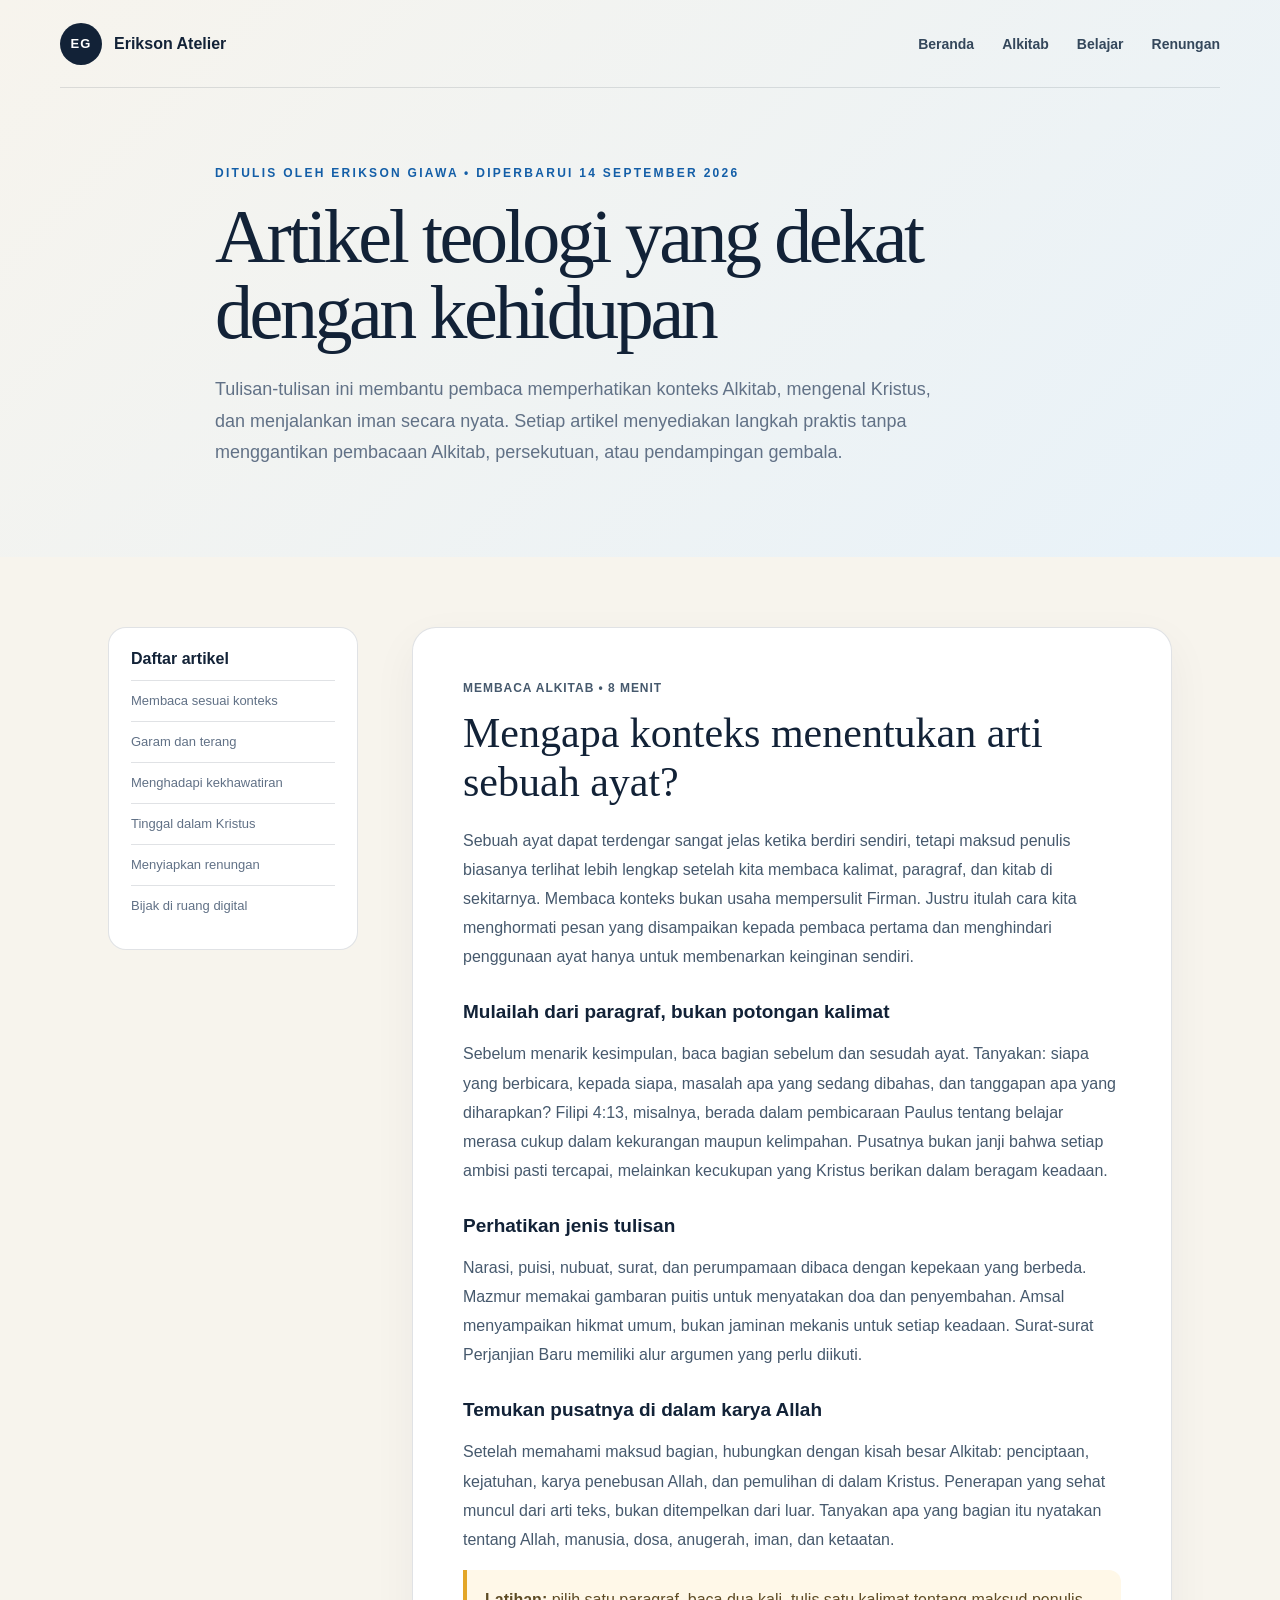
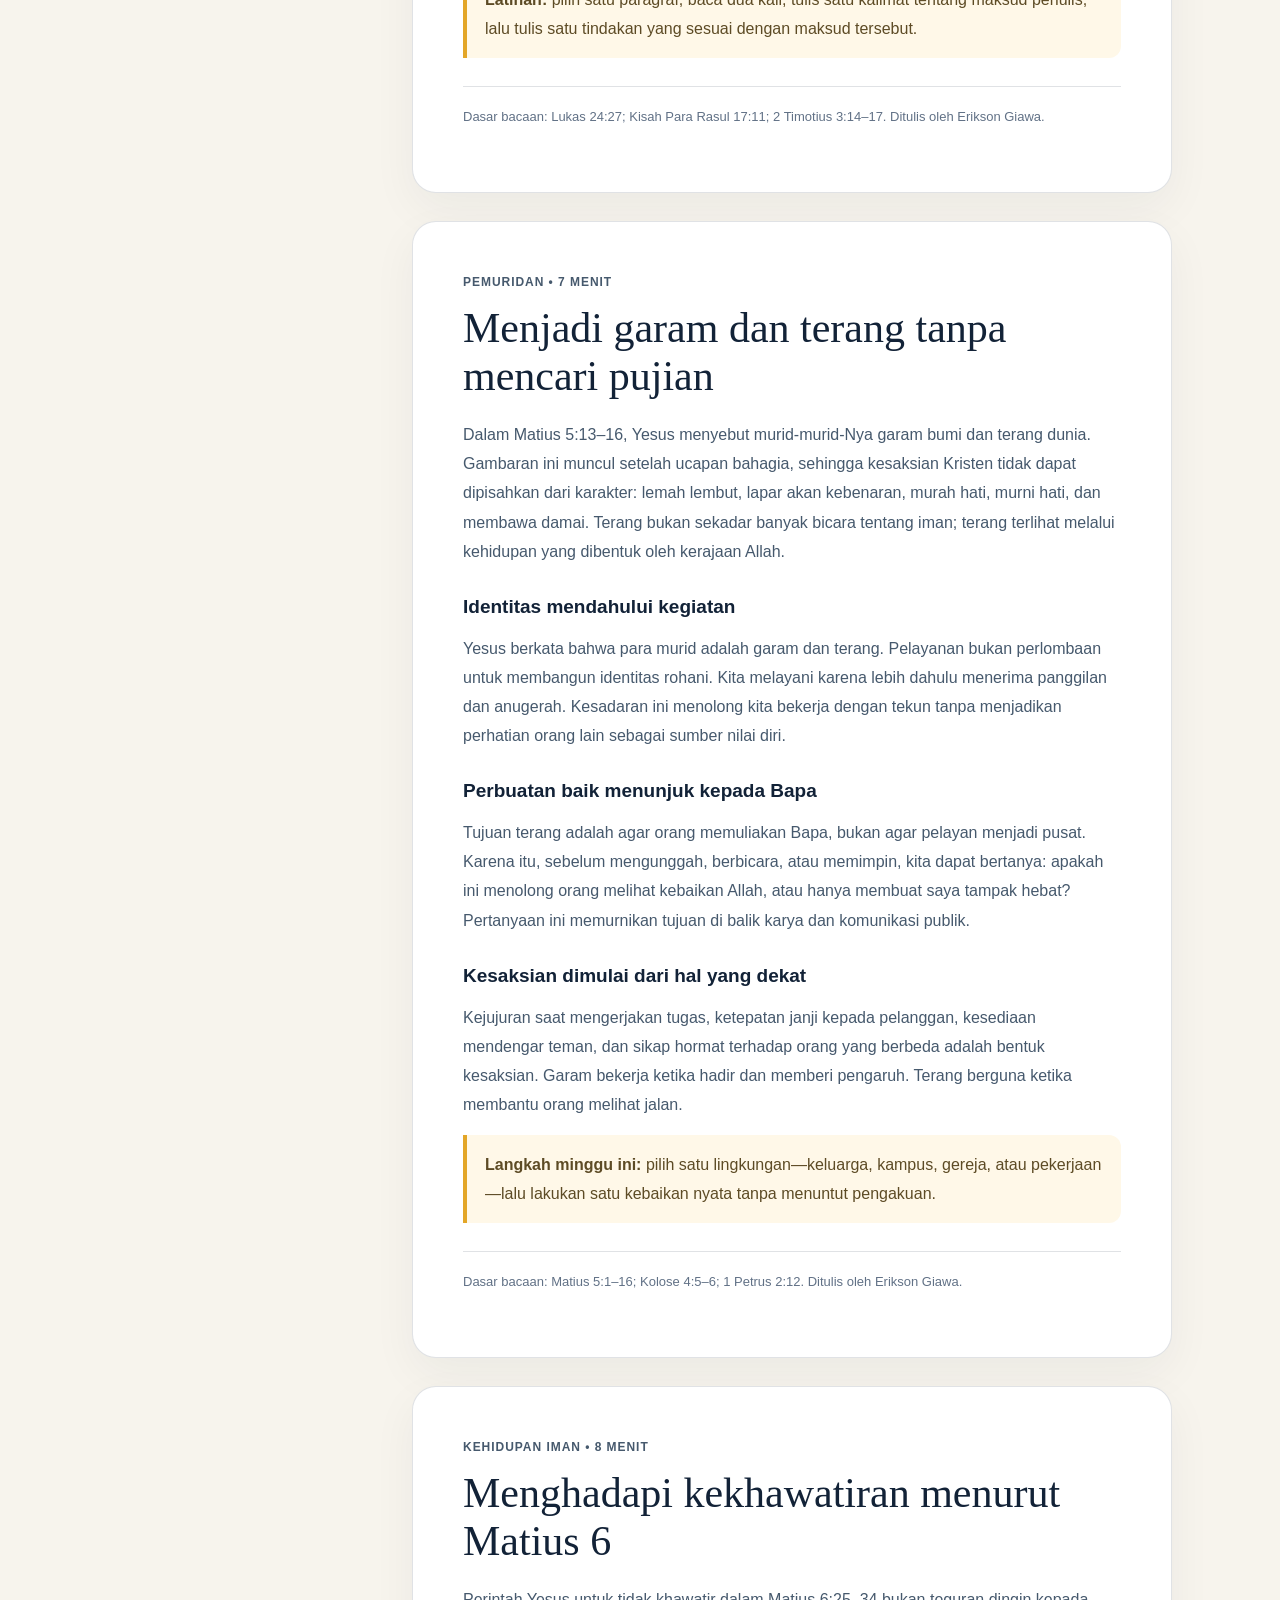
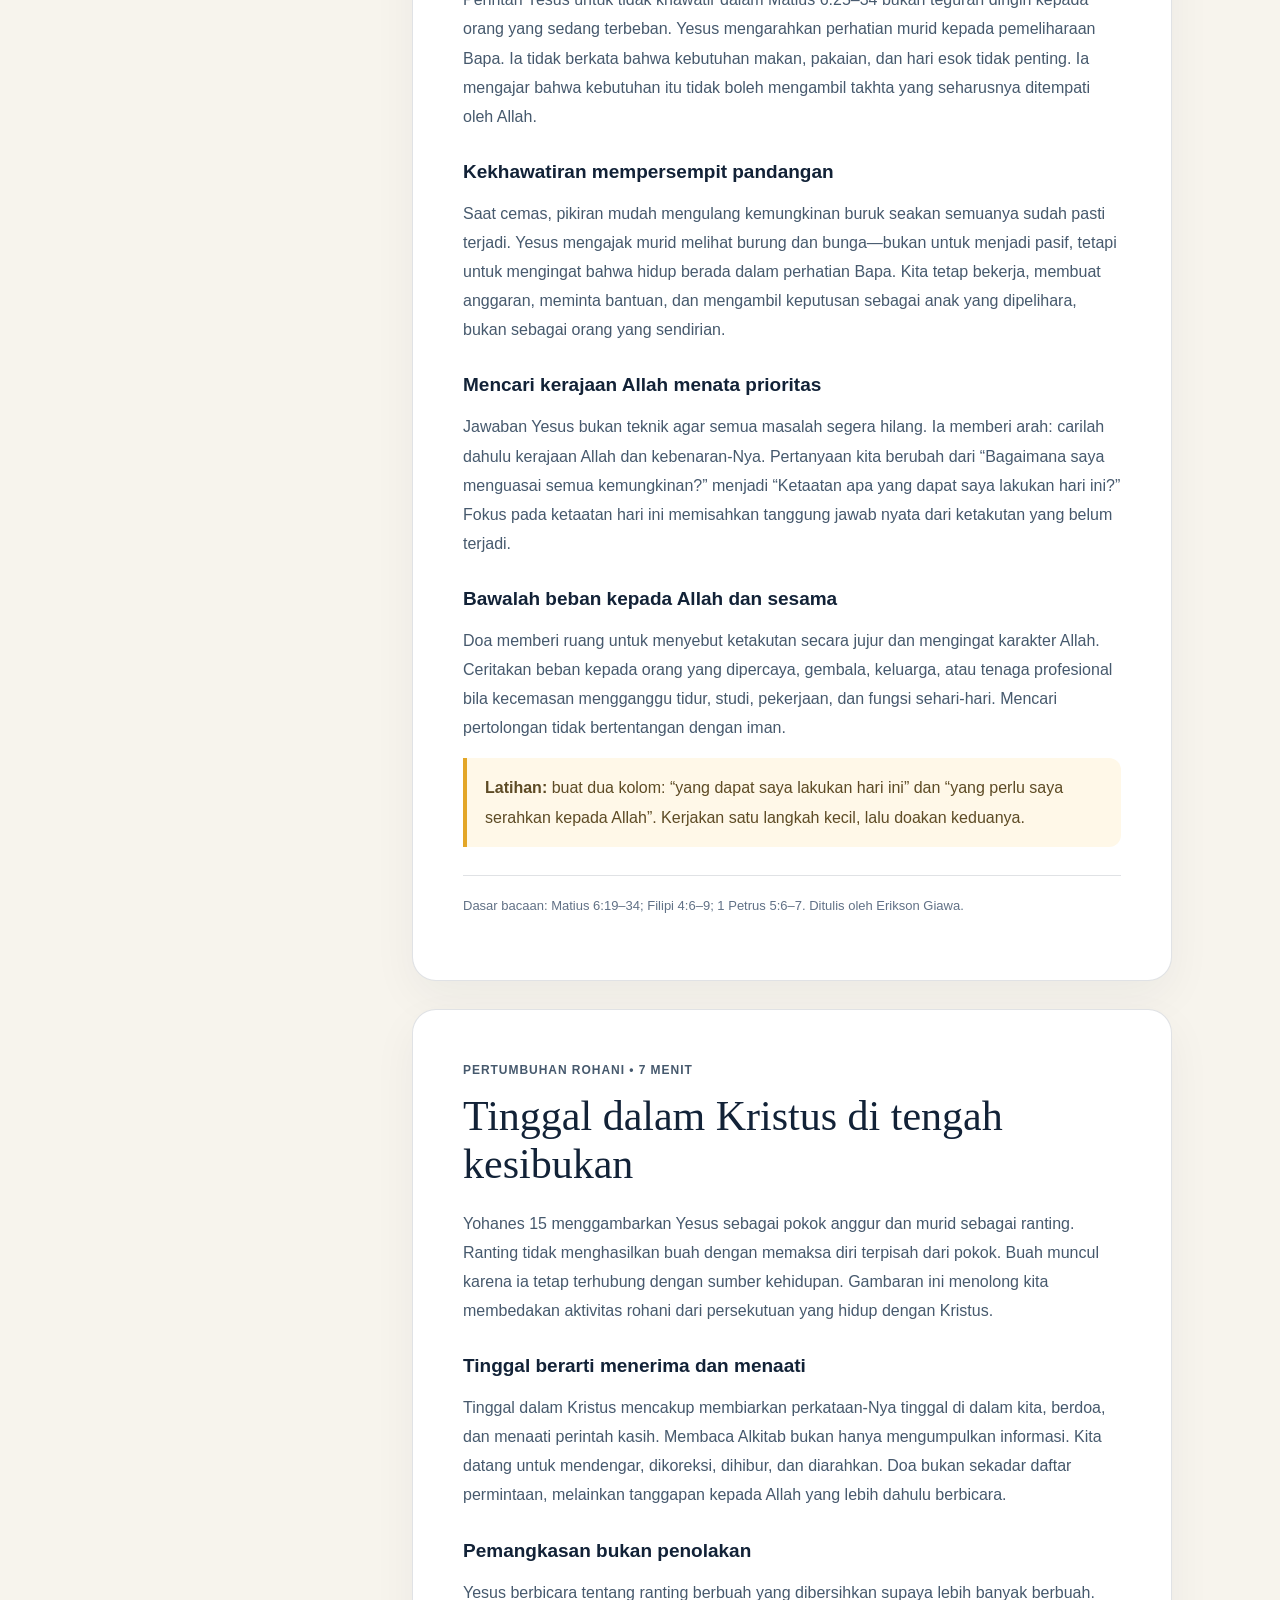
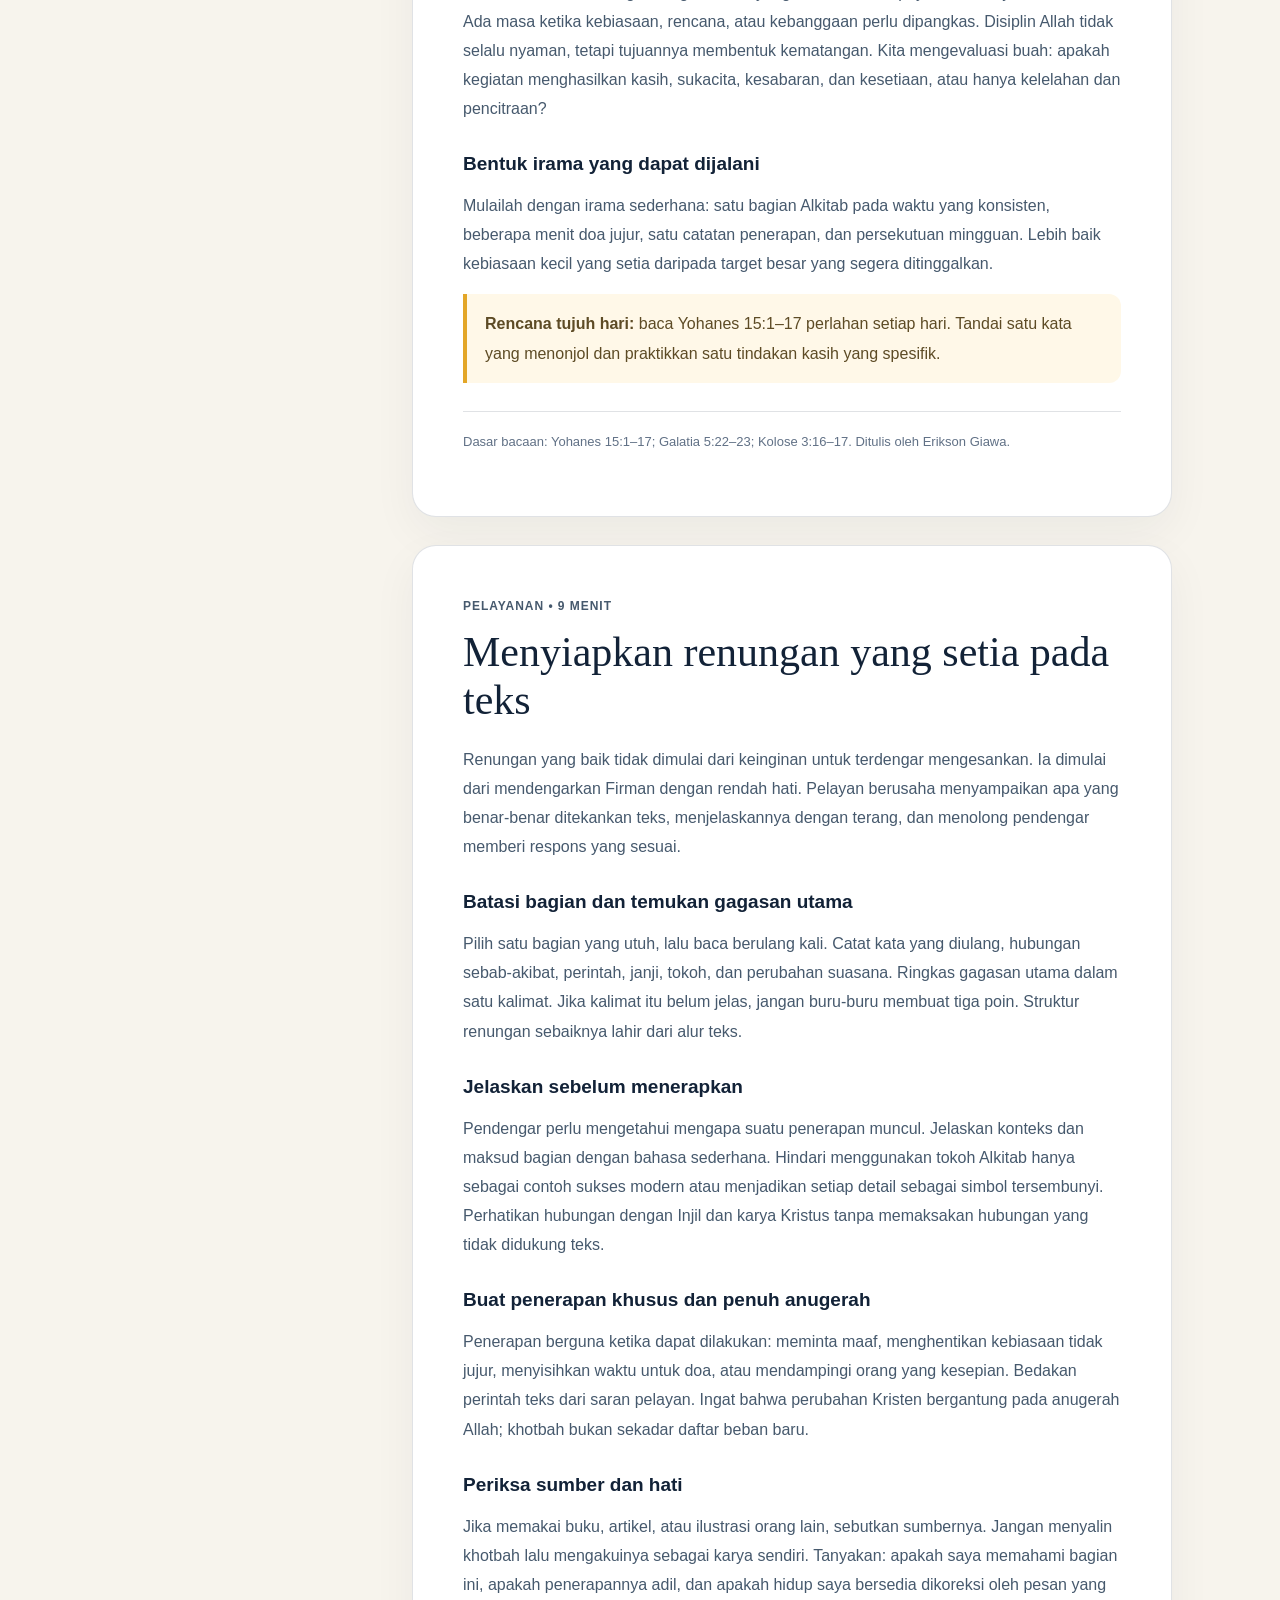
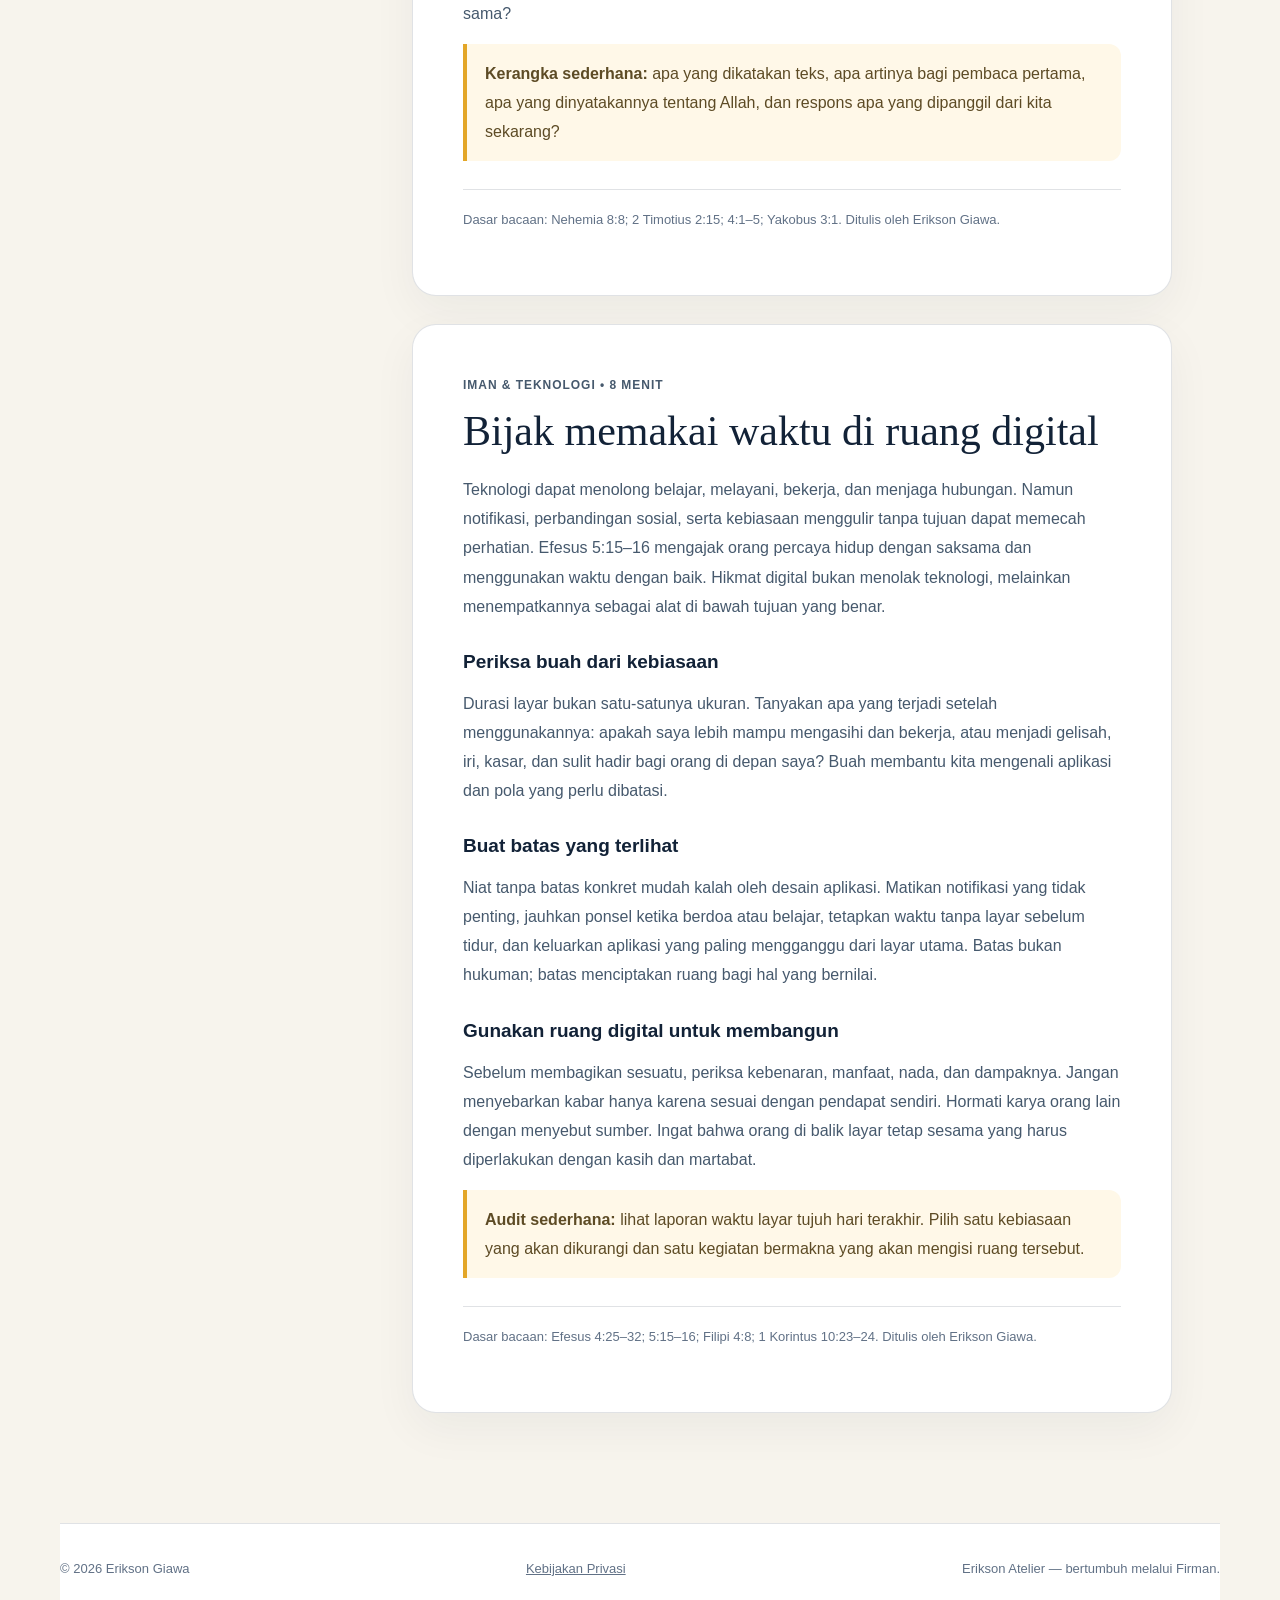
<file: artikel.html>
<!doctype html>
<html lang="id">
<head>
  <meta charset="utf-8">
  <meta name="viewport" content="width=device-width,initial-scale=1">
  <title>Artikel Teologi Praktis | Erikson Atelier</title>
  <meta name="description" content="Artikel asli Erikson Giawa tentang membaca Alkitab, pertumbuhan rohani, kekhawatiran, pelayanan, pemuridan, dan persiapan renungan.">
  <meta name="author" content="Erikson Giawa">
  <link rel="canonical" href="https://egaietalier-design.github.io/artikel.html">
  <meta property="og:title" content="Artikel Teologi Praktis | Erikson Atelier">
  <meta property="og:description" content="Memahami Firman Tuhan secara bertanggung jawab dan menerapkannya dalam kehidupan sehari-hari.">
  <meta property="og:type" content="website">
  <meta property="og:url" content="https://egaietalier-design.github.io/artikel.html">
  <script type="application/ld+json">{"@context":"https://schema.org","@type":"CollectionPage","name":"Artikel Teologi Praktis","url":"https://egaietalier-design.github.io/artikel.html","author":{"@type":"Person","name":"Erikson Giawa"},"inLanguage":"id"}</script>
  <script async src="https://pagead2.googlesyndication.com/pagead/js/adsbygoogle.js?client=ca-pub-4678537472039301" crossorigin="anonymous"></script>
  <link rel="stylesheet" href="styles.css">
  <link rel="icon" type="image/png" href="assets/bible-studio-icon-v2.png">
</head>
<body class="article-page">
  <header class="article-top">
    <nav class="nav shell">
      <a class="brand" href="index.html"><span class="brand-mark">EG</span><span>Erikson Atelier</span></a>
      <div class="nav-links"><a href="index.html">Beranda</a><a href="alkitab.html">Alkitab</a><a href="belajar.html">Belajar</a><a href="renungan.html">Renungan</a></div>
    </nav>
    <div class="article-hero shell">
      <p class="eyebrow">Ditulis oleh Erikson Giawa • Diperbarui 14 September 2026</p>
      <h1>Artikel teologi yang dekat dengan kehidupan</h1>
      <p>Tulisan-tulisan ini membantu pembaca memperhatikan konteks Alkitab, mengenal Kristus, dan menjalankan iman secara nyata. Setiap artikel menyediakan langkah praktis tanpa menggantikan pembacaan Alkitab, persekutuan, atau pendampingan gembala.</p>
    </div>
  </header>

  <main class="article-layout shell">
    <aside class="article-toc" aria-label="Daftar artikel"><strong>Daftar artikel</strong><a href="#konteks">Membaca sesuai konteks</a><a href="#garam-terang">Garam dan terang</a><a href="#kuatir">Menghadapi kekhawatiran</a><a href="#tinggal">Tinggal dalam Kristus</a><a href="#khotbah">Menyiapkan renungan</a><a href="#digital">Bijak di ruang digital</a></aside>
    <div class="article-list">
      <article class="long-article" id="konteks">
        <p class="article-meta">Membaca Alkitab • 8 menit</p><h2>Mengapa konteks menentukan arti sebuah ayat?</h2>
        <p>Sebuah ayat dapat terdengar sangat jelas ketika berdiri sendiri, tetapi maksud penulis biasanya terlihat lebih lengkap setelah kita membaca kalimat, paragraf, dan kitab di sekitarnya. Membaca konteks bukan usaha mempersulit Firman. Justru itulah cara kita menghormati pesan yang disampaikan kepada pembaca pertama dan menghindari penggunaan ayat hanya untuk membenarkan keinginan sendiri.</p>
        <h3>Mulailah dari paragraf, bukan potongan kalimat</h3><p>Sebelum menarik kesimpulan, baca bagian sebelum dan sesudah ayat. Tanyakan: siapa yang berbicara, kepada siapa, masalah apa yang sedang dibahas, dan tanggapan apa yang diharapkan? Filipi 4:13, misalnya, berada dalam pembicaraan Paulus tentang belajar merasa cukup dalam kekurangan maupun kelimpahan. Pusatnya bukan janji bahwa setiap ambisi pasti tercapai, melainkan kecukupan yang Kristus berikan dalam beragam keadaan.</p>
        <h3>Perhatikan jenis tulisan</h3><p>Narasi, puisi, nubuat, surat, dan perumpamaan dibaca dengan kepekaan yang berbeda. Mazmur memakai gambaran puitis untuk menyatakan doa dan penyembahan. Amsal menyampaikan hikmat umum, bukan jaminan mekanis untuk setiap keadaan. Surat-surat Perjanjian Baru memiliki alur argumen yang perlu diikuti.</p>
        <h3>Temukan pusatnya di dalam karya Allah</h3><p>Setelah memahami maksud bagian, hubungkan dengan kisah besar Alkitab: penciptaan, kejatuhan, karya penebusan Allah, dan pemulihan di dalam Kristus. Penerapan yang sehat muncul dari arti teks, bukan ditempelkan dari luar. Tanyakan apa yang bagian itu nyatakan tentang Allah, manusia, dosa, anugerah, iman, dan ketaatan.</p>
        <p class="article-note"><strong>Latihan:</strong> pilih satu paragraf, baca dua kali, tulis satu kalimat tentang maksud penulis, lalu tulis satu tindakan yang sesuai dengan maksud tersebut.</p><p class="article-author">Dasar bacaan: Lukas 24:27; Kisah Para Rasul 17:11; 2 Timotius 3:14–17. Ditulis oleh Erikson Giawa.</p>
      </article>

      <article class="long-article" id="garam-terang">
        <p class="article-meta">Pemuridan • 7 menit</p><h2>Menjadi garam dan terang tanpa mencari pujian</h2>
        <p>Dalam Matius 5:13–16, Yesus menyebut murid-murid-Nya garam bumi dan terang dunia. Gambaran ini muncul setelah ucapan bahagia, sehingga kesaksian Kristen tidak dapat dipisahkan dari karakter: lemah lembut, lapar akan kebenaran, murah hati, murni hati, dan membawa damai. Terang bukan sekadar banyak bicara tentang iman; terang terlihat melalui kehidupan yang dibentuk oleh kerajaan Allah.</p>
        <h3>Identitas mendahului kegiatan</h3><p>Yesus berkata bahwa para murid adalah garam dan terang. Pelayanan bukan perlombaan untuk membangun identitas rohani. Kita melayani karena lebih dahulu menerima panggilan dan anugerah. Kesadaran ini menolong kita bekerja dengan tekun tanpa menjadikan perhatian orang lain sebagai sumber nilai diri.</p>
        <h3>Perbuatan baik menunjuk kepada Bapa</h3><p>Tujuan terang adalah agar orang memuliakan Bapa, bukan agar pelayan menjadi pusat. Karena itu, sebelum mengunggah, berbicara, atau memimpin, kita dapat bertanya: apakah ini menolong orang melihat kebaikan Allah, atau hanya membuat saya tampak hebat? Pertanyaan ini memurnikan tujuan di balik karya dan komunikasi publik.</p>
        <h3>Kesaksian dimulai dari hal yang dekat</h3><p>Kejujuran saat mengerjakan tugas, ketepatan janji kepada pelanggan, kesediaan mendengar teman, dan sikap hormat terhadap orang yang berbeda adalah bentuk kesaksian. Garam bekerja ketika hadir dan memberi pengaruh. Terang berguna ketika membantu orang melihat jalan.</p>
        <p class="article-note"><strong>Langkah minggu ini:</strong> pilih satu lingkungan—keluarga, kampus, gereja, atau pekerjaan—lalu lakukan satu kebaikan nyata tanpa menuntut pengakuan.</p><p class="article-author">Dasar bacaan: Matius 5:1–16; Kolose 4:5–6; 1 Petrus 2:12. Ditulis oleh Erikson Giawa.</p>
      </article>

      <article class="long-article" id="kuatir">
        <p class="article-meta">Kehidupan iman • 8 menit</p><h2>Menghadapi kekhawatiran menurut Matius 6</h2>
        <p>Perintah Yesus untuk tidak khawatir dalam Matius 6:25–34 bukan teguran dingin kepada orang yang sedang terbeban. Yesus mengarahkan perhatian murid kepada pemeliharaan Bapa. Ia tidak berkata bahwa kebutuhan makan, pakaian, dan hari esok tidak penting. Ia mengajar bahwa kebutuhan itu tidak boleh mengambil takhta yang seharusnya ditempati oleh Allah.</p>
        <h3>Kekhawatiran mempersempit pandangan</h3><p>Saat cemas, pikiran mudah mengulang kemungkinan buruk seakan semuanya sudah pasti terjadi. Yesus mengajak murid melihat burung dan bunga—bukan untuk menjadi pasif, tetapi untuk mengingat bahwa hidup berada dalam perhatian Bapa. Kita tetap bekerja, membuat anggaran, meminta bantuan, dan mengambil keputusan sebagai anak yang dipelihara, bukan sebagai orang yang sendirian.</p>
        <h3>Mencari kerajaan Allah menata prioritas</h3><p>Jawaban Yesus bukan teknik agar semua masalah segera hilang. Ia memberi arah: carilah dahulu kerajaan Allah dan kebenaran-Nya. Pertanyaan kita berubah dari “Bagaimana saya menguasai semua kemungkinan?” menjadi “Ketaatan apa yang dapat saya lakukan hari ini?” Fokus pada ketaatan hari ini memisahkan tanggung jawab nyata dari ketakutan yang belum terjadi.</p>
        <h3>Bawalah beban kepada Allah dan sesama</h3><p>Doa memberi ruang untuk menyebut ketakutan secara jujur dan mengingat karakter Allah. Ceritakan beban kepada orang yang dipercaya, gembala, keluarga, atau tenaga profesional bila kecemasan mengganggu tidur, studi, pekerjaan, dan fungsi sehari-hari. Mencari pertolongan tidak bertentangan dengan iman.</p>
        <p class="article-note"><strong>Latihan:</strong> buat dua kolom: “yang dapat saya lakukan hari ini” dan “yang perlu saya serahkan kepada Allah”. Kerjakan satu langkah kecil, lalu doakan keduanya.</p><p class="article-author">Dasar bacaan: Matius 6:19–34; Filipi 4:6–9; 1 Petrus 5:6–7. Ditulis oleh Erikson Giawa.</p>
      </article>

      <article class="long-article" id="tinggal">
        <p class="article-meta">Pertumbuhan rohani • 7 menit</p><h2>Tinggal dalam Kristus di tengah kesibukan</h2>
        <p>Yohanes 15 menggambarkan Yesus sebagai pokok anggur dan murid sebagai ranting. Ranting tidak menghasilkan buah dengan memaksa diri terpisah dari pokok. Buah muncul karena ia tetap terhubung dengan sumber kehidupan. Gambaran ini menolong kita membedakan aktivitas rohani dari persekutuan yang hidup dengan Kristus.</p>
        <h3>Tinggal berarti menerima dan menaati</h3><p>Tinggal dalam Kristus mencakup membiarkan perkataan-Nya tinggal di dalam kita, berdoa, dan menaati perintah kasih. Membaca Alkitab bukan hanya mengumpulkan informasi. Kita datang untuk mendengar, dikoreksi, dihibur, dan diarahkan. Doa bukan sekadar daftar permintaan, melainkan tanggapan kepada Allah yang lebih dahulu berbicara.</p>
        <h3>Pemangkasan bukan penolakan</h3><p>Yesus berbicara tentang ranting berbuah yang dibersihkan supaya lebih banyak berbuah. Ada masa ketika kebiasaan, rencana, atau kebanggaan perlu dipangkas. Disiplin Allah tidak selalu nyaman, tetapi tujuannya membentuk kematangan. Kita mengevaluasi buah: apakah kegiatan menghasilkan kasih, sukacita, kesabaran, dan kesetiaan, atau hanya kelelahan dan pencitraan?</p>
        <h3>Bentuk irama yang dapat dijalani</h3><p>Mulailah dengan irama sederhana: satu bagian Alkitab pada waktu yang konsisten, beberapa menit doa jujur, satu catatan penerapan, dan persekutuan mingguan. Lebih baik kebiasaan kecil yang setia daripada target besar yang segera ditinggalkan.</p>
        <p class="article-note"><strong>Rencana tujuh hari:</strong> baca Yohanes 15:1–17 perlahan setiap hari. Tandai satu kata yang menonjol dan praktikkan satu tindakan kasih yang spesifik.</p><p class="article-author">Dasar bacaan: Yohanes 15:1–17; Galatia 5:22–23; Kolose 3:16–17. Ditulis oleh Erikson Giawa.</p>
      </article>

      <article class="long-article" id="khotbah">
        <p class="article-meta">Pelayanan • 9 menit</p><h2>Menyiapkan renungan yang setia pada teks</h2>
        <p>Renungan yang baik tidak dimulai dari keinginan untuk terdengar mengesankan. Ia dimulai dari mendengarkan Firman dengan rendah hati. Pelayan berusaha menyampaikan apa yang benar-benar ditekankan teks, menjelaskannya dengan terang, dan menolong pendengar memberi respons yang sesuai.</p>
        <h3>Batasi bagian dan temukan gagasan utama</h3><p>Pilih satu bagian yang utuh, lalu baca berulang kali. Catat kata yang diulang, hubungan sebab-akibat, perintah, janji, tokoh, dan perubahan suasana. Ringkas gagasan utama dalam satu kalimat. Jika kalimat itu belum jelas, jangan buru-buru membuat tiga poin. Struktur renungan sebaiknya lahir dari alur teks.</p>
        <h3>Jelaskan sebelum menerapkan</h3><p>Pendengar perlu mengetahui mengapa suatu penerapan muncul. Jelaskan konteks dan maksud bagian dengan bahasa sederhana. Hindari menggunakan tokoh Alkitab hanya sebagai contoh sukses modern atau menjadikan setiap detail sebagai simbol tersembunyi. Perhatikan hubungan dengan Injil dan karya Kristus tanpa memaksakan hubungan yang tidak didukung teks.</p>
        <h3>Buat penerapan khusus dan penuh anugerah</h3><p>Penerapan berguna ketika dapat dilakukan: meminta maaf, menghentikan kebiasaan tidak jujur, menyisihkan waktu untuk doa, atau mendampingi orang yang kesepian. Bedakan perintah teks dari saran pelayan. Ingat bahwa perubahan Kristen bergantung pada anugerah Allah; khotbah bukan sekadar daftar beban baru.</p>
        <h3>Periksa sumber dan hati</h3><p>Jika memakai buku, artikel, atau ilustrasi orang lain, sebutkan sumbernya. Jangan menyalin khotbah lalu mengakuinya sebagai karya sendiri. Tanyakan: apakah saya memahami bagian ini, apakah penerapannya adil, dan apakah hidup saya bersedia dikoreksi oleh pesan yang sama?</p>
        <p class="article-note"><strong>Kerangka sederhana:</strong> apa yang dikatakan teks, apa artinya bagi pembaca pertama, apa yang dinyatakannya tentang Allah, dan respons apa yang dipanggil dari kita sekarang?</p><p class="article-author">Dasar bacaan: Nehemia 8:8; 2 Timotius 2:15; 4:1–5; Yakobus 3:1. Ditulis oleh Erikson Giawa.</p>
      </article>

      <article class="long-article" id="digital">
        <p class="article-meta">Iman & teknologi • 8 menit</p><h2>Bijak memakai waktu di ruang digital</h2>
        <p>Teknologi dapat menolong belajar, melayani, bekerja, dan menjaga hubungan. Namun notifikasi, perbandingan sosial, serta kebiasaan menggulir tanpa tujuan dapat memecah perhatian. Efesus 5:15–16 mengajak orang percaya hidup dengan saksama dan menggunakan waktu dengan baik. Hikmat digital bukan menolak teknologi, melainkan menempatkannya sebagai alat di bawah tujuan yang benar.</p>
        <h3>Periksa buah dari kebiasaan</h3><p>Durasi layar bukan satu-satunya ukuran. Tanyakan apa yang terjadi setelah menggunakannya: apakah saya lebih mampu mengasihi dan bekerja, atau menjadi gelisah, iri, kasar, dan sulit hadir bagi orang di depan saya? Buah membantu kita mengenali aplikasi dan pola yang perlu dibatasi.</p>
        <h3>Buat batas yang terlihat</h3><p>Niat tanpa batas konkret mudah kalah oleh desain aplikasi. Matikan notifikasi yang tidak penting, jauhkan ponsel ketika berdoa atau belajar, tetapkan waktu tanpa layar sebelum tidur, dan keluarkan aplikasi yang paling mengganggu dari layar utama. Batas bukan hukuman; batas menciptakan ruang bagi hal yang bernilai.</p>
        <h3>Gunakan ruang digital untuk membangun</h3><p>Sebelum membagikan sesuatu, periksa kebenaran, manfaat, nada, dan dampaknya. Jangan menyebarkan kabar hanya karena sesuai dengan pendapat sendiri. Hormati karya orang lain dengan menyebut sumber. Ingat bahwa orang di balik layar tetap sesama yang harus diperlakukan dengan kasih dan martabat.</p>
        <p class="article-note"><strong>Audit sederhana:</strong> lihat laporan waktu layar tujuh hari terakhir. Pilih satu kebiasaan yang akan dikurangi dan satu kegiatan bermakna yang akan mengisi ruang tersebut.</p><p class="article-author">Dasar bacaan: Efesus 4:25–32; 5:15–16; Filipi 4:8; 1 Korintus 10:23–24. Ditulis oleh Erikson Giawa.</p>
      </article>
    </div>
  </main>
  <footer class="footer article-footer shell"><p>© 2026 Erikson Giawa</p><a class="footer-privacy" href="privacy.html">Kebijakan Privasi</a><p>Erikson Atelier — bertumbuh melalui Firman.</p></footer>
  <script src="activity.js" defer></script>
</body>
</html>
</file>
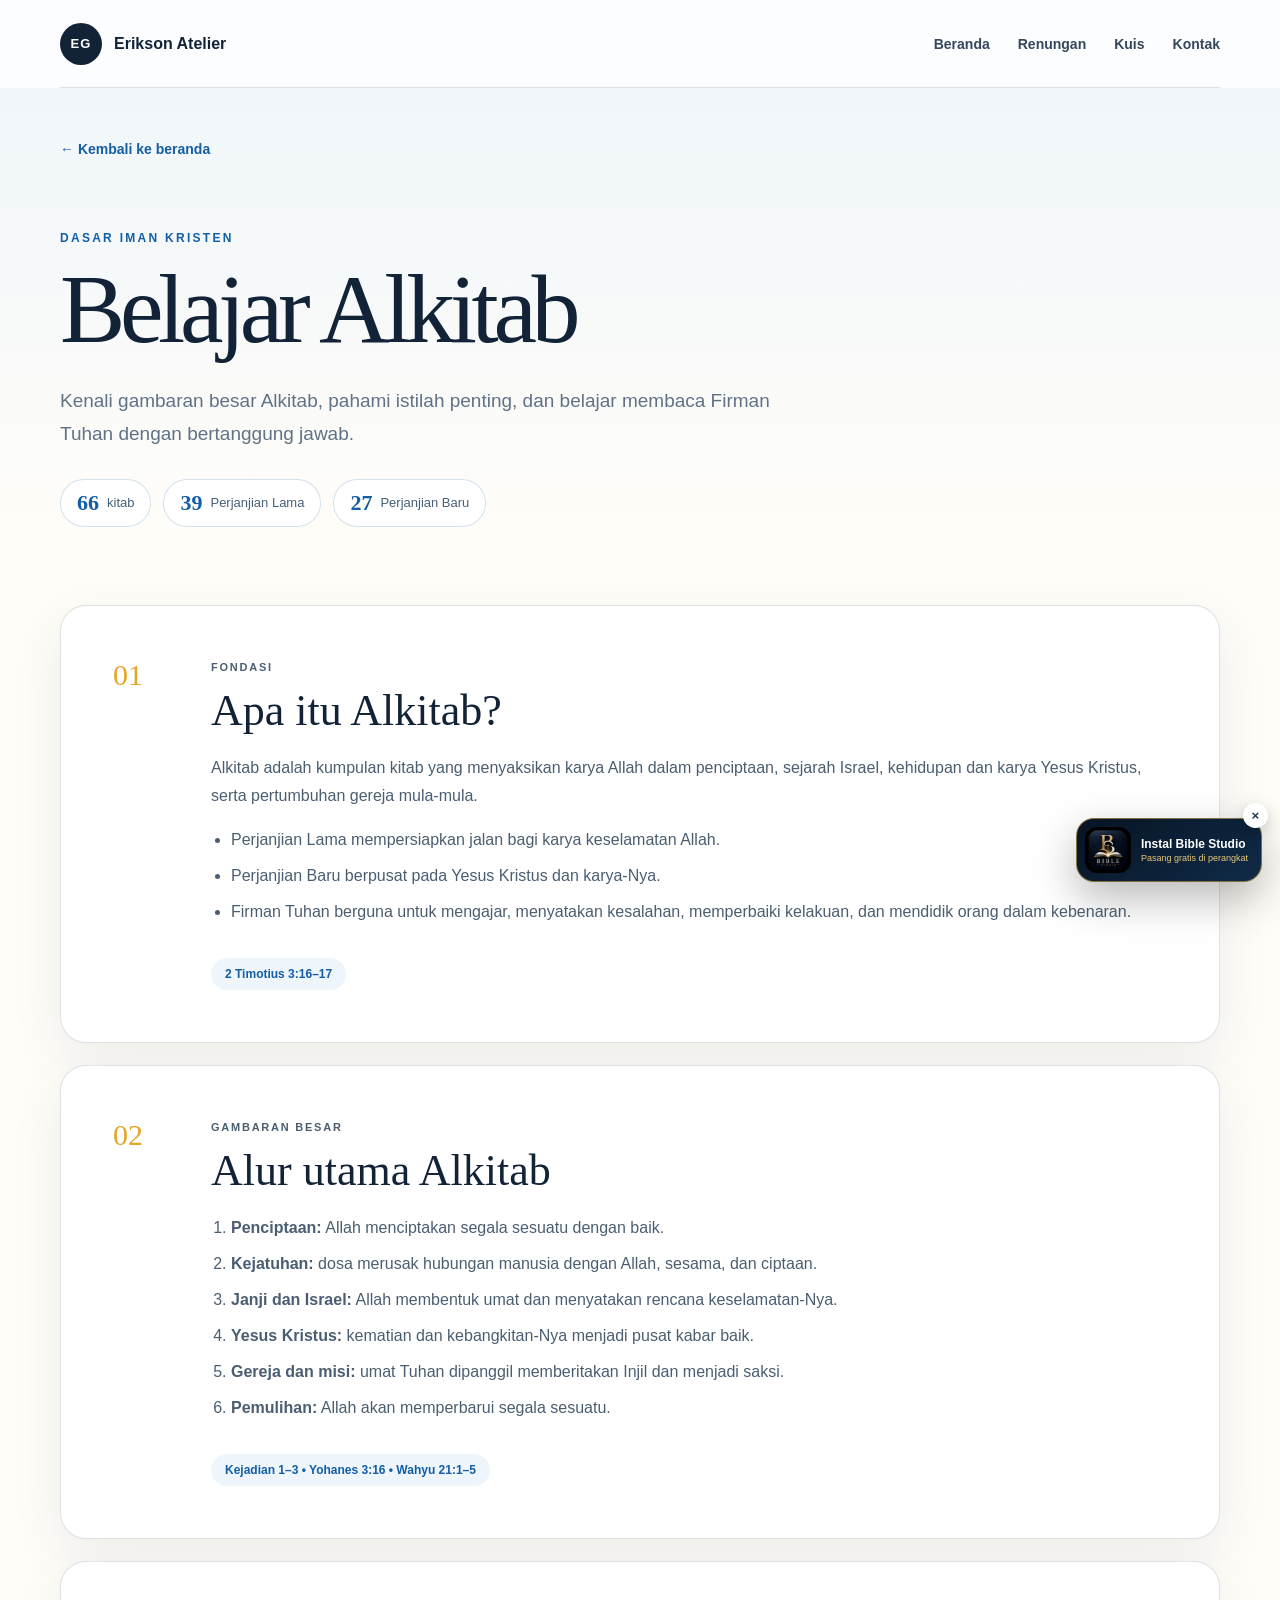
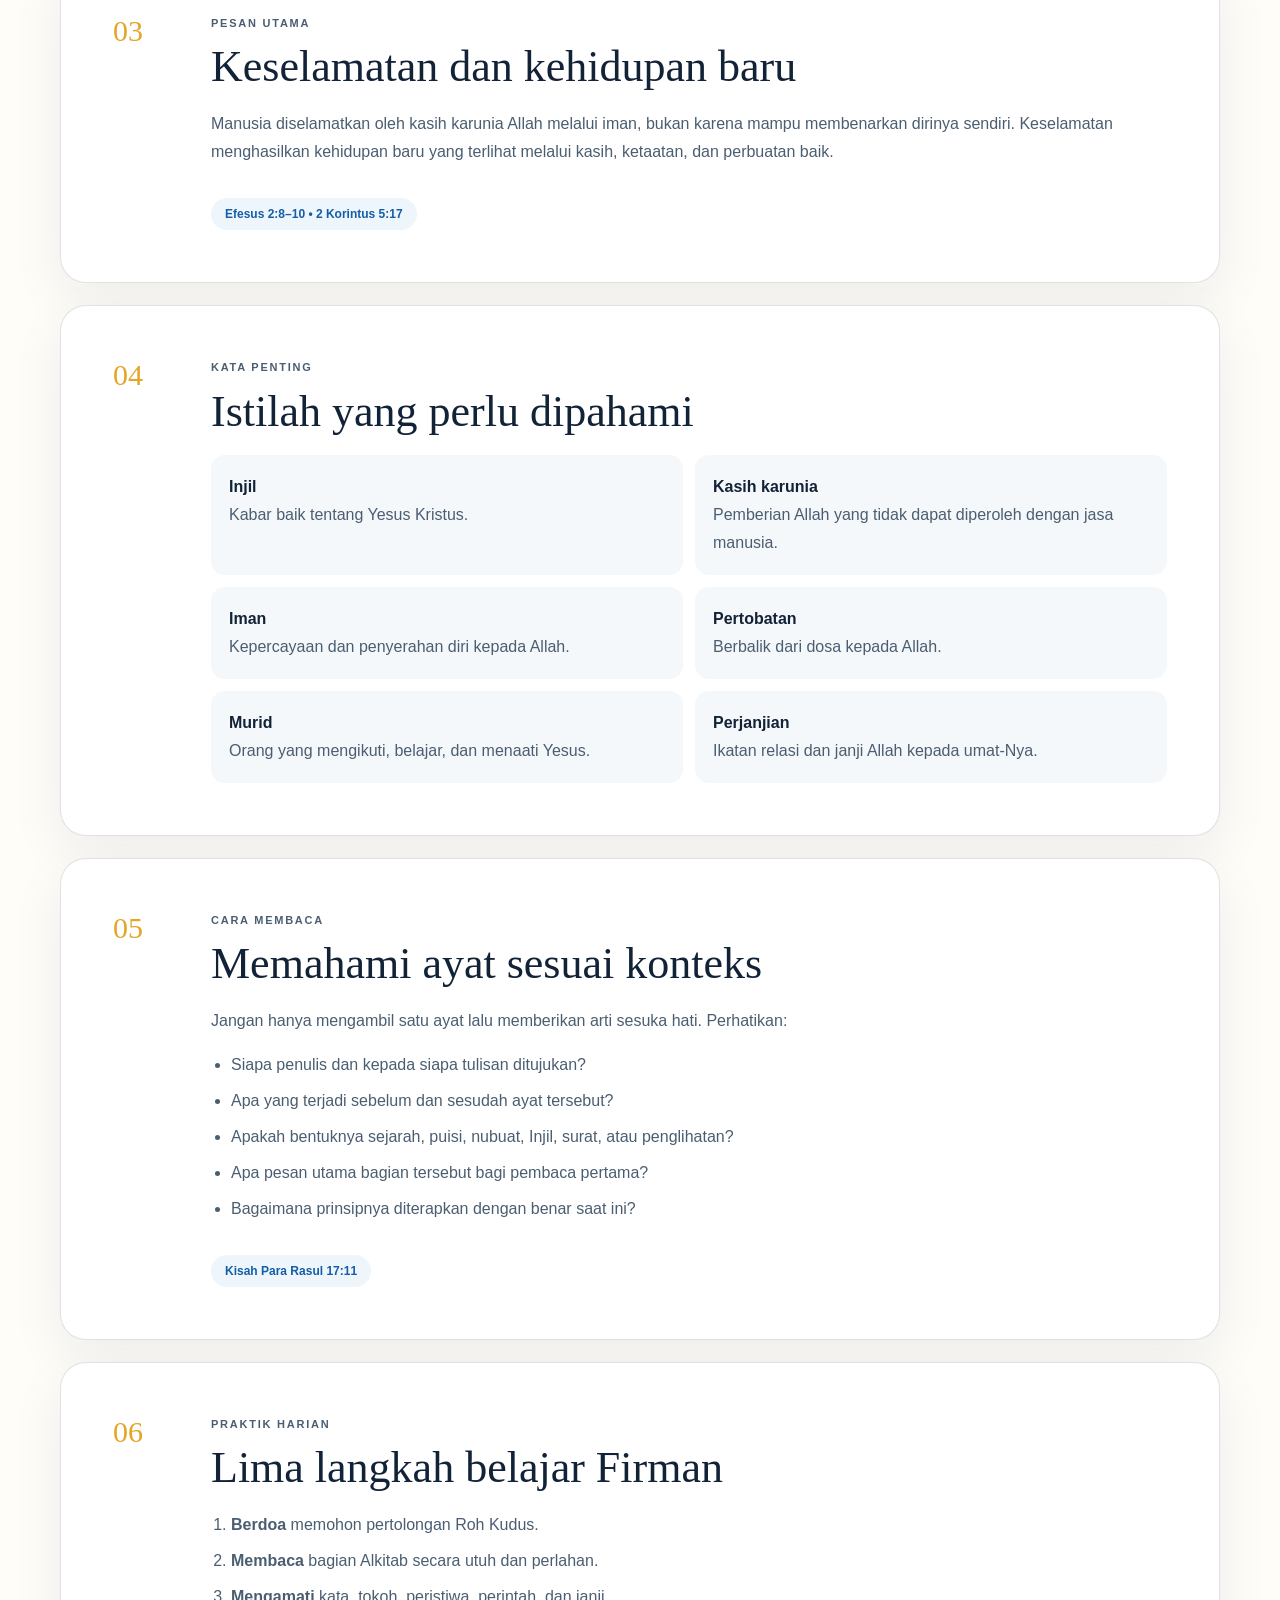
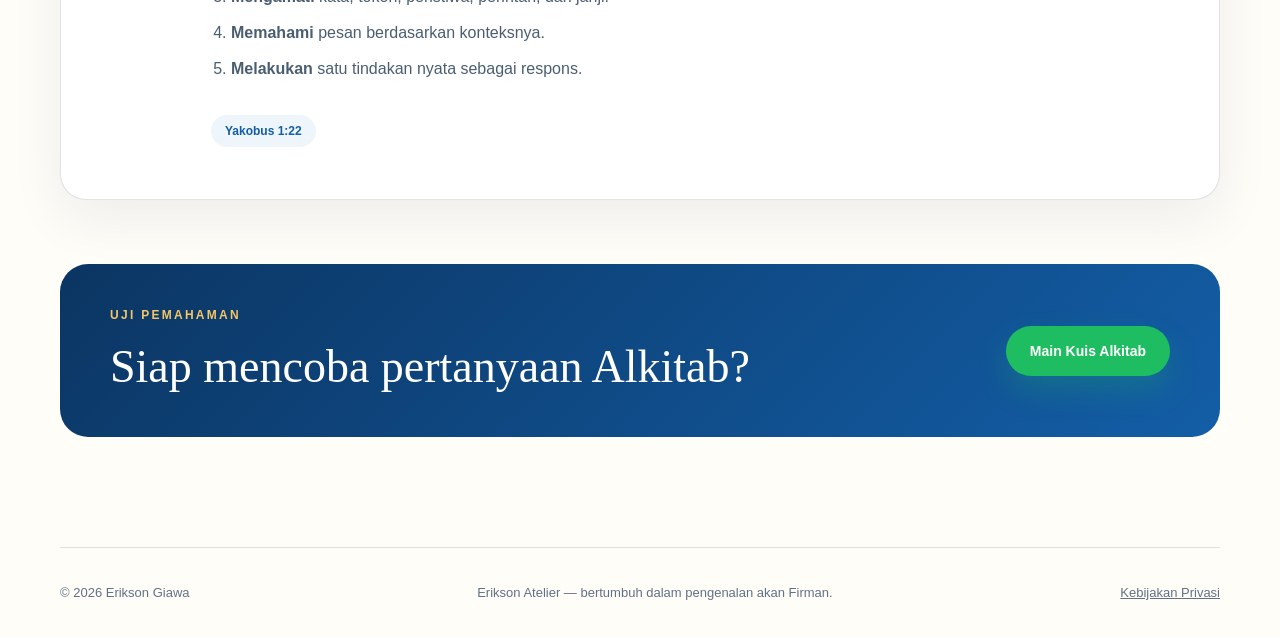
<file: belajar.html>
<!doctype html>
<html lang="id">
<head>
  <meta charset="utf-8">
  <meta name="viewport" content="width=device-width,initial-scale=1">
  <meta name="description" content="Belajar dasar-dasar Alkitab, alur besar keselamatan, istilah penting, dan cara memahami Firman Tuhan.">
  <title>Belajar Alkitab – Erikson Atelier</title>
  <link rel="canonical" href="https://egaietalier-design.github.io/belajar.html">
  <meta name="robots" content="index, follow">
  <script async src="https://pagead2.googlesyndication.com/pagead/js/adsbygoogle.js?client=ca-pub-4678537472039301" crossorigin="anonymous"></script>
  <link rel="stylesheet" href="styles.css">
  <link rel="manifest" href="manifest.webmanifest">
  <link rel="icon" type="image/png" sizes="1254x1254" href="assets/bible-studio-icon-v2.png">
  <link rel="apple-touch-icon" href="assets/bible-studio-icon-v2.png">
</head>
<body class="learn-body">
  <header class="article-header">
    <nav class="nav shell">
      <a class="brand" href="index.html"><span class="brand-mark">EG</span><span>Erikson Atelier</span></a>
      <div class="nav-links"><a href="index.html">Beranda</a><a href="renungan.html">Renungan</a><a href="kuis.html">Kuis</a><a href="index.html#kontak">Kontak</a></div>
    </nav>
  </header>

  <main class="learn-page shell">
    <a class="back-link" href="index.html#belajar">← Kembali ke beranda</a>
    <section class="learn-hero">
      <p class="eyebrow">Dasar iman Kristen</p>
      <h1>Belajar Alkitab</h1>
      <p>Kenali gambaran besar Alkitab, pahami istilah penting, dan belajar membaca Firman Tuhan dengan bertanggung jawab.</p>
      <div class="learn-stats"><span><strong>66</strong> kitab</span><span><strong>39</strong> Perjanjian Lama</span><span><strong>27</strong> Perjanjian Baru</span></div>
    </section>

    <section class="learning-modules">
      <article class="learn-module">
        <span>01</span>
        <div><p class="module-label">Fondasi</p><h2>Apa itu Alkitab?</h2>
          <p>Alkitab adalah kumpulan kitab yang menyaksikan karya Allah dalam penciptaan, sejarah Israel, kehidupan dan karya Yesus Kristus, serta pertumbuhan gereja mula-mula.</p>
          <ul><li>Perjanjian Lama mempersiapkan jalan bagi karya keselamatan Allah.</li><li>Perjanjian Baru berpusat pada Yesus Kristus dan karya-Nya.</li><li>Firman Tuhan berguna untuk mengajar, menyatakan kesalahan, memperbaiki kelakuan, dan mendidik orang dalam kebenaran.</li></ul>
          <strong class="module-verse">2 Timotius 3:16–17</strong>
        </div>
      </article>

      <article class="learn-module">
        <span>02</span>
        <div><p class="module-label">Gambaran besar</p><h2>Alur utama Alkitab</h2>
          <ol class="story-line"><li><strong>Penciptaan:</strong> Allah menciptakan segala sesuatu dengan baik.</li><li><strong>Kejatuhan:</strong> dosa merusak hubungan manusia dengan Allah, sesama, dan ciptaan.</li><li><strong>Janji dan Israel:</strong> Allah membentuk umat dan menyatakan rencana keselamatan-Nya.</li><li><strong>Yesus Kristus:</strong> kematian dan kebangkitan-Nya menjadi pusat kabar baik.</li><li><strong>Gereja dan misi:</strong> umat Tuhan dipanggil memberitakan Injil dan menjadi saksi.</li><li><strong>Pemulihan:</strong> Allah akan memperbarui segala sesuatu.</li></ol>
          <strong class="module-verse">Kejadian 1–3 • Yohanes 3:16 • Wahyu 21:1–5</strong>
        </div>
      </article>

      <article class="learn-module">
        <span>03</span>
        <div><p class="module-label">Pesan utama</p><h2>Keselamatan dan kehidupan baru</h2>
          <p>Manusia diselamatkan oleh kasih karunia Allah melalui iman, bukan karena mampu membenarkan dirinya sendiri. Keselamatan menghasilkan kehidupan baru yang terlihat melalui kasih, ketaatan, dan perbuatan baik.</p>
          <strong class="module-verse">Efesus 2:8–10 • 2 Korintus 5:17</strong>
        </div>
      </article>

      <article class="learn-module">
        <span>04</span>
        <div><p class="module-label">Kata penting</p><h2>Istilah yang perlu dipahami</h2>
          <div class="term-grid"><p><strong>Injil</strong><br>Kabar baik tentang Yesus Kristus.</p><p><strong>Kasih karunia</strong><br>Pemberian Allah yang tidak dapat diperoleh dengan jasa manusia.</p><p><strong>Iman</strong><br>Kepercayaan dan penyerahan diri kepada Allah.</p><p><strong>Pertobatan</strong><br>Berbalik dari dosa kepada Allah.</p><p><strong>Murid</strong><br>Orang yang mengikuti, belajar, dan menaati Yesus.</p><p><strong>Perjanjian</strong><br>Ikatan relasi dan janji Allah kepada umat-Nya.</p></div>
        </div>
      </article>

      <article class="learn-module">
        <span>05</span>
        <div><p class="module-label">Cara membaca</p><h2>Memahami ayat sesuai konteks</h2>
          <p>Jangan hanya mengambil satu ayat lalu memberikan arti sesuka hati. Perhatikan:</p>
          <ul><li>Siapa penulis dan kepada siapa tulisan ditujukan?</li><li>Apa yang terjadi sebelum dan sesudah ayat tersebut?</li><li>Apakah bentuknya sejarah, puisi, nubuat, Injil, surat, atau penglihatan?</li><li>Apa pesan utama bagian tersebut bagi pembaca pertama?</li><li>Bagaimana prinsipnya diterapkan dengan benar saat ini?</li></ul>
          <strong class="module-verse">Kisah Para Rasul 17:11</strong>
        </div>
      </article>

      <article class="learn-module">
        <span>06</span>
        <div><p class="module-label">Praktik harian</p><h2>Lima langkah belajar Firman</h2>
          <ol><li><strong>Berdoa</strong> memohon pertolongan Roh Kudus.</li><li><strong>Membaca</strong> bagian Alkitab secara utuh dan perlahan.</li><li><strong>Mengamati</strong> kata, tokoh, peristiwa, perintah, dan janji.</li><li><strong>Memahami</strong> pesan berdasarkan konteksnya.</li><li><strong>Melakukan</strong> satu tindakan nyata sebagai respons.</li></ol>
          <strong class="module-verse">Yakobus 1:22</strong>
        </div>
      </article>
    </section>

    <section class="learn-cta"><div><p class="eyebrow">Uji pemahaman</p><h2>Siap mencoba pertanyaan Alkitab?</h2></div><a class="button button-primary" href="kuis.html">Main Kuis Alkitab</a></section>
  </main>

  <footer class="footer shell"><p>© 2026 Erikson Giawa</p><p>Erikson Atelier — bertumbuh dalam pengenalan akan Firman.</p><a class="footer-privacy" href="privacy.html">Kebijakan Privasi</a></footer>
  <script src="activity.js" defer></script>
  <script src="pwa.js?v=11" defer></script>
</body>
</html>
</file>
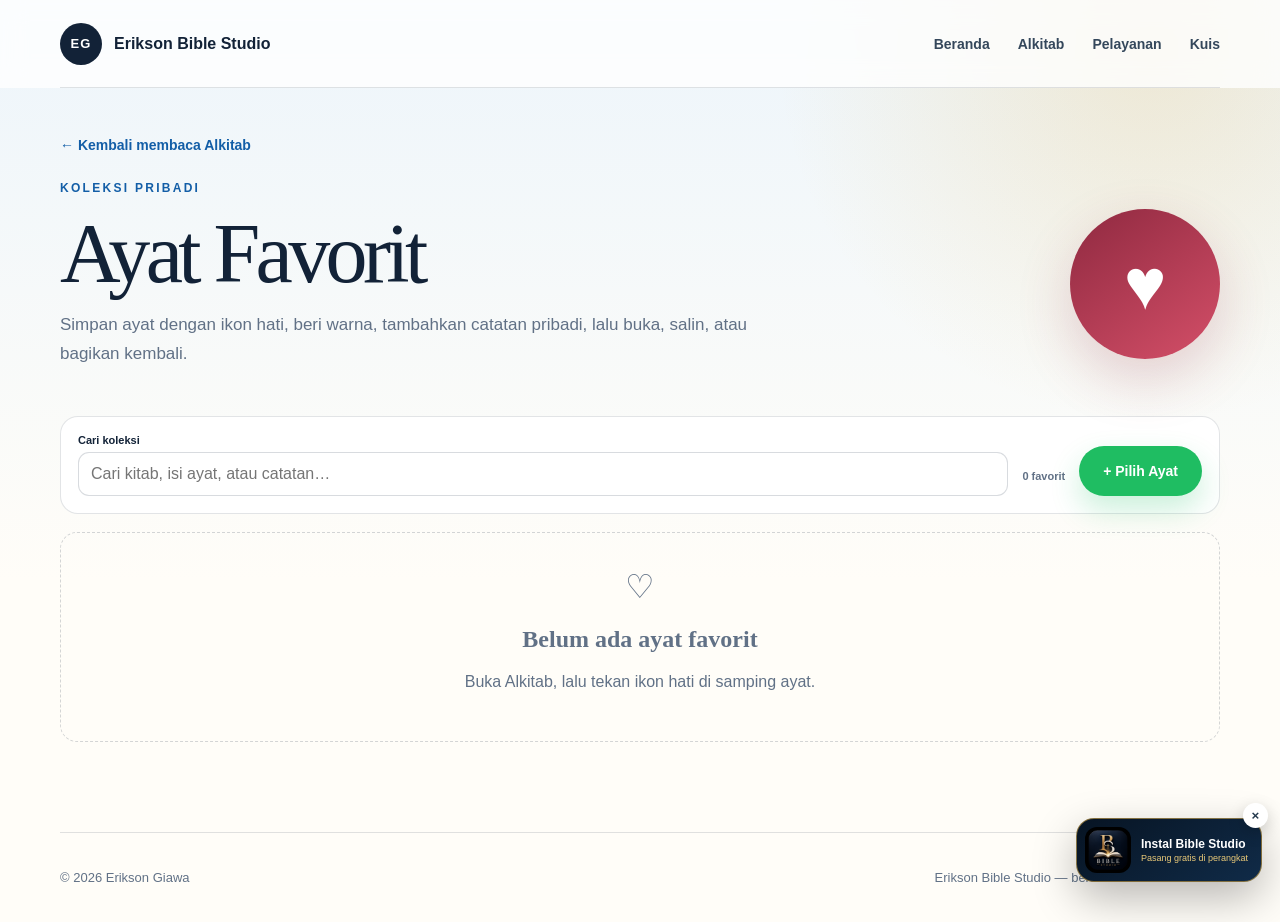
<file: favorit.html>
<!doctype html>
<html lang="id">
<head>
  <meta charset="utf-8"><meta name="viewport" content="width=device-width,initial-scale=1">
  <meta name="description" content="Koleksi ayat favorit dan catatan pribadi di Erikson Bible Studio.">
  <title>Ayat Favorit | Erikson Bible Studio</title>
  <link rel="canonical" href="https://egaietalier-design.github.io/favorit.html">
  <link rel="manifest" href="manifest.webmanifest"><meta name="theme-color" content="#0b3562">
  <link rel="stylesheet" href="styles.css"><link rel="stylesheet" href="community.css">
  <link rel="icon" type="image/png" sizes="1254x1254" href="assets/bible-studio-icon-v2.png">
  <link rel="apple-touch-icon" href="assets/bible-studio-icon-v2.png">
</head>
<body class="community-body">
<header class="article-header"><nav class="nav shell"><a class="brand" href="index.html"><span class="brand-mark">EG</span><span>Erikson Bible Studio</span></a><div class="nav-links"><a href="index.html">Beranda</a><a href="alkitab.html">Alkitab</a><a href="komunitas.html">Pelayanan</a><a href="kuis.html">Kuis</a></div></nav></header>
<main class="favorites-page shell">
  <a class="back-link" href="alkitab.html">← Kembali membaca Alkitab</a>
  <section class="favorites-hero"><div><p class="eyebrow">Koleksi Pribadi</p><h1>Ayat Favorit</h1><p>Simpan ayat dengan ikon hati, beri warna, tambahkan catatan pribadi, lalu buka, salin, atau bagikan kembali.</p></div><div class="favorite-hero-mark">♥</div></section>
  <section class="favorite-page-toolbar"><div><label for="favoritePageSearch">Cari koleksi</label><input id="favoritePageSearch" type="search" placeholder="Cari kitab, isi ayat, atau catatan…"></div><span id="favoritePageCount">0 favorit</span><a class="button button-primary" href="alkitab.html">+ Pilih Ayat</a></section>
  <section class="favorite-page-list" id="favoritePageList"><div class="community-empty"><span>♡</span><h2>Belum ada ayat favorit</h2><p>Buka Alkitab, lalu tekan ikon hati di samping ayat.</p></div></section>
</main>
<footer class="footer shell"><p>© 2026 Erikson Giawa</p><p>Erikson Bible Studio — bertumbuh dalam Firman.</p></footer>
<script src="favorit.js" defer></script><script src="pwa.js?v=11" defer></script><script src="activity.js" defer></script>
</body></html>
</file>
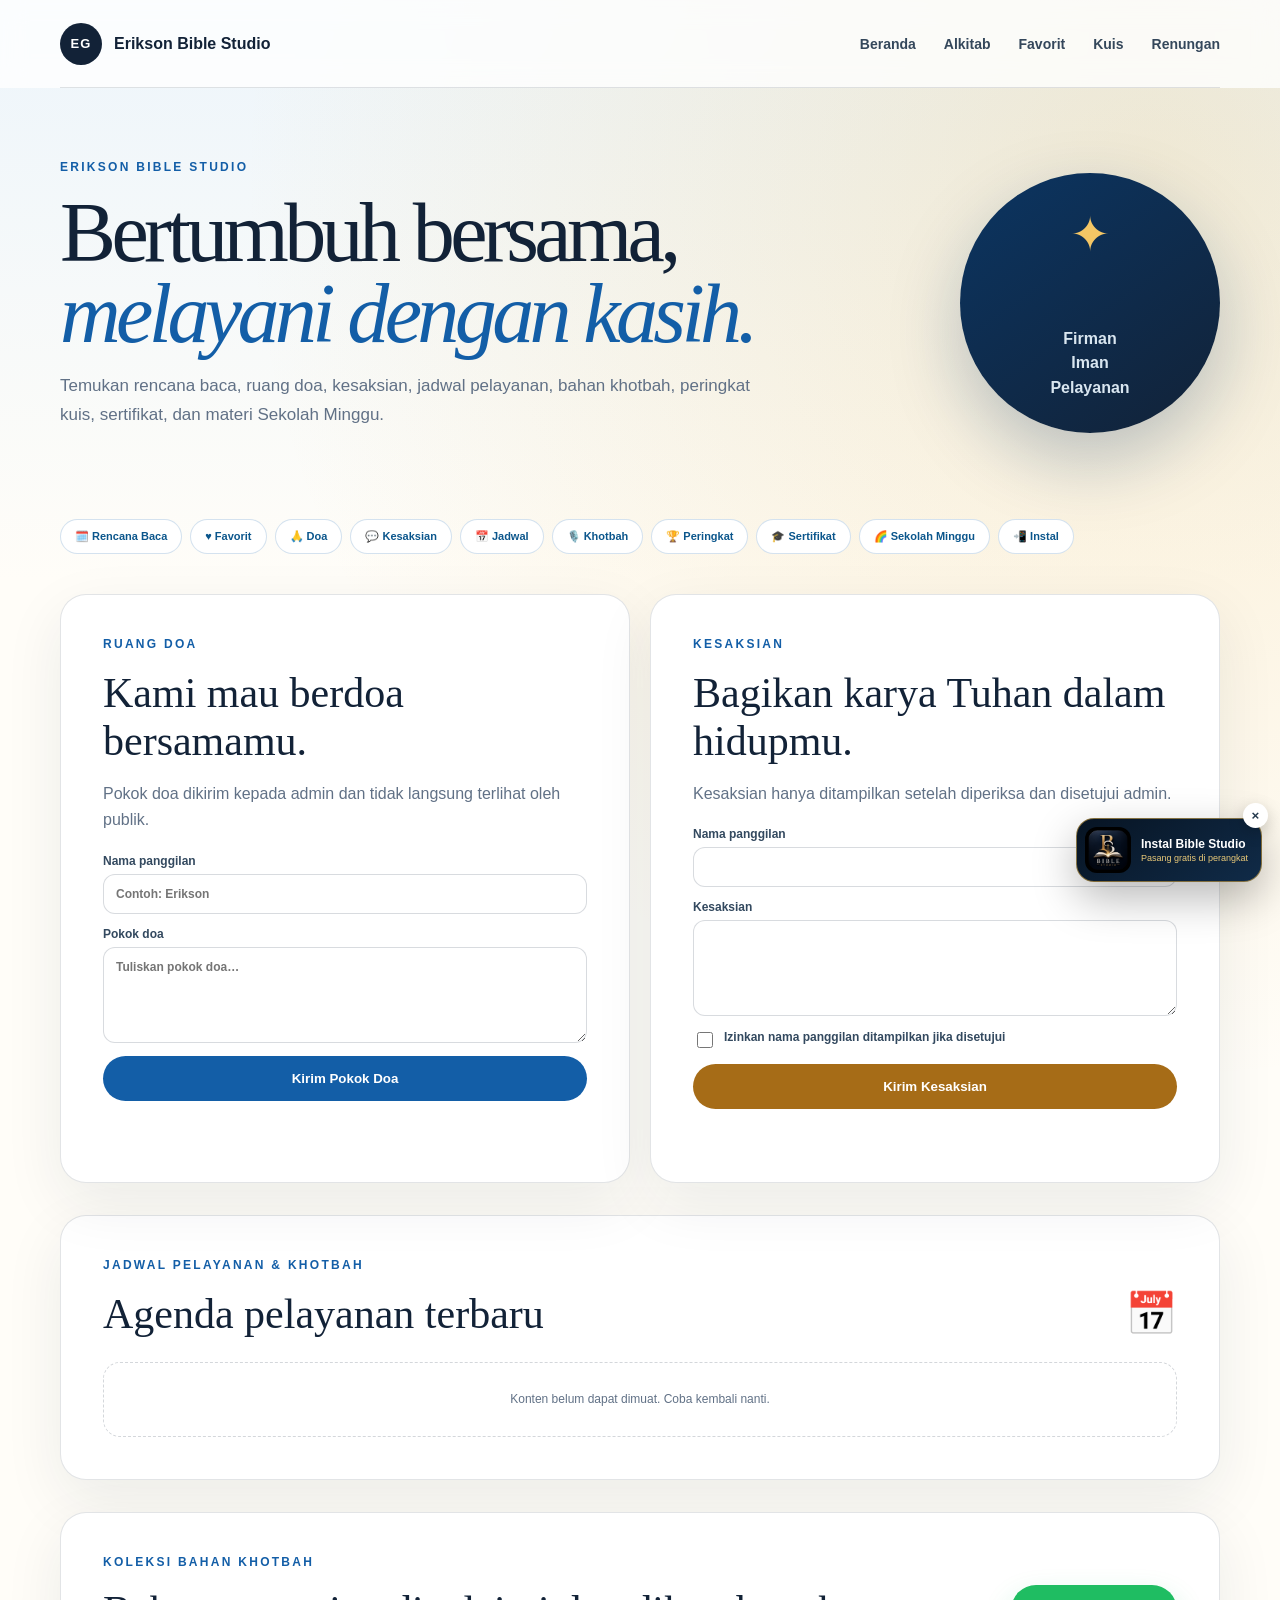
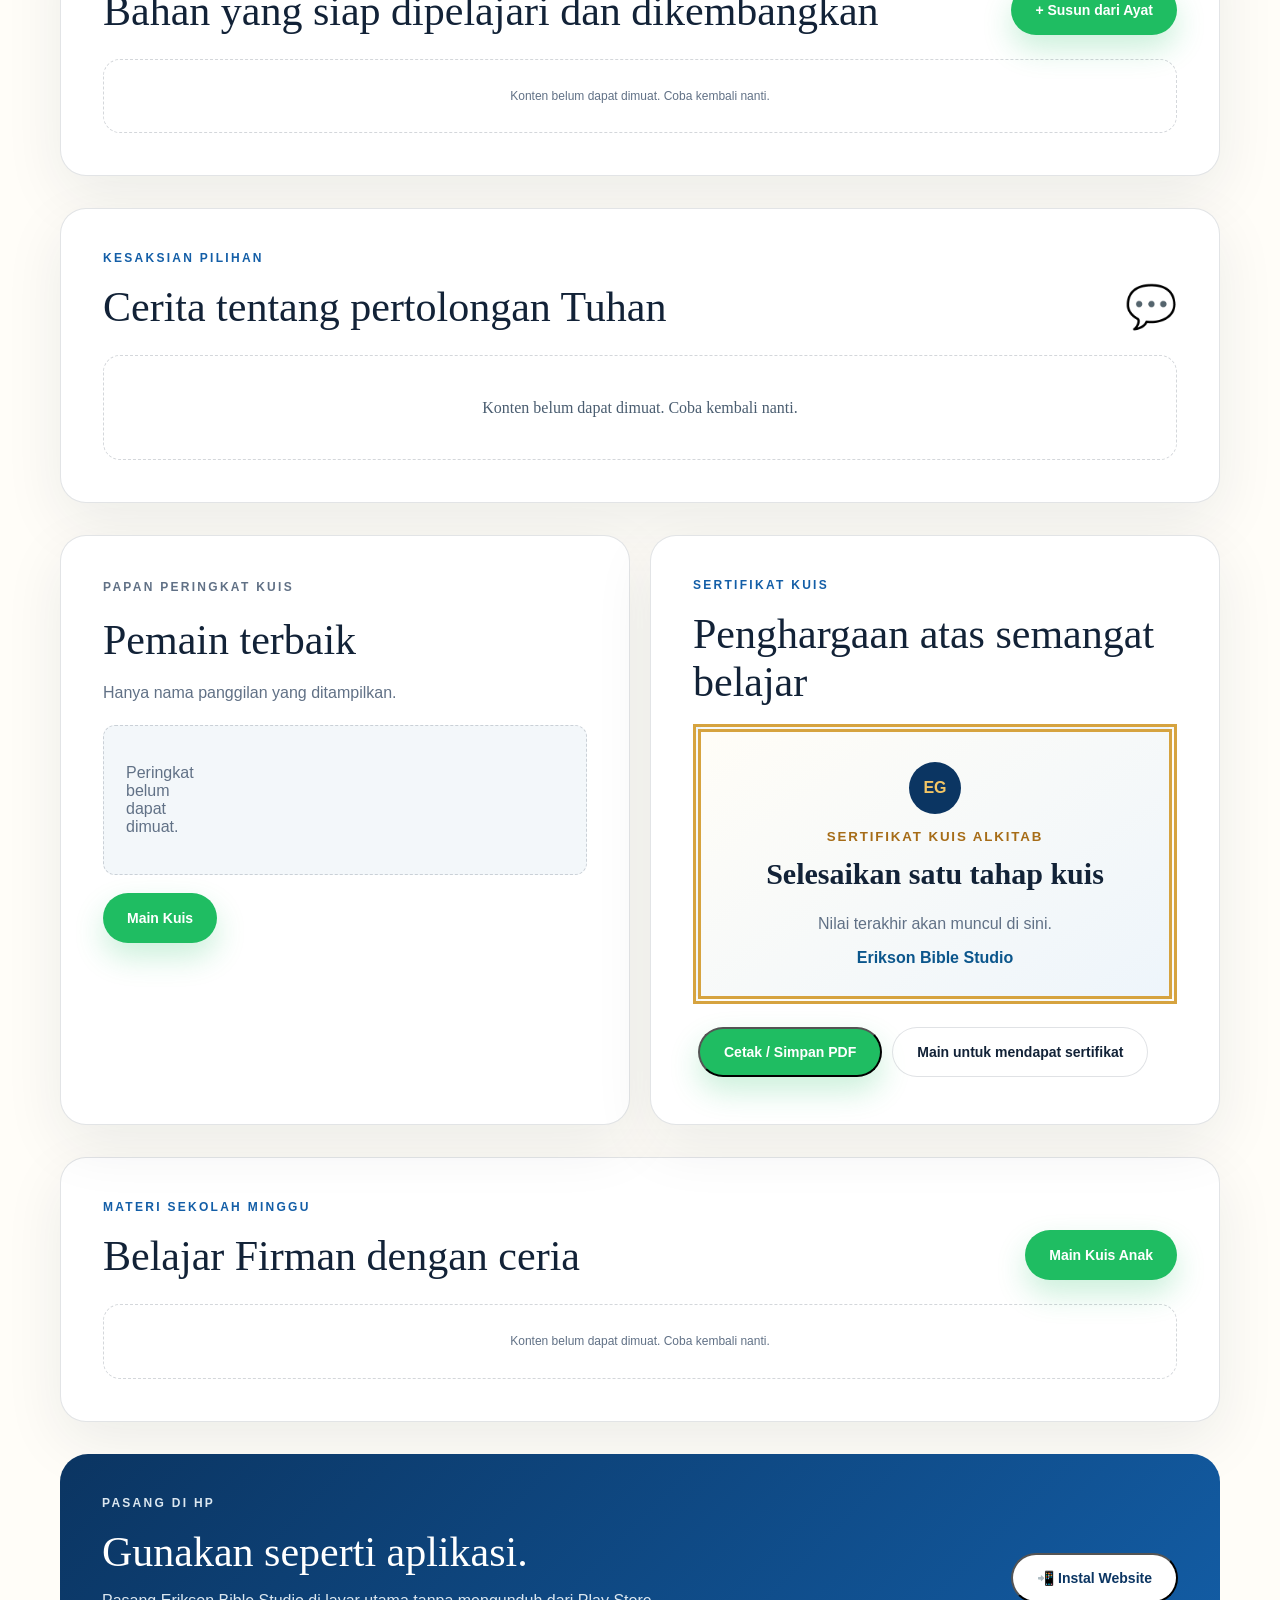
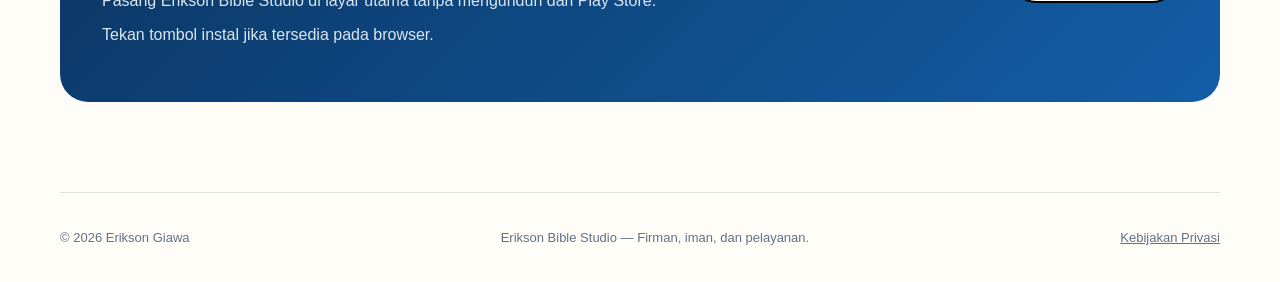
<file: komunitas.html>
<!doctype html>
<html lang="id">
<head>
  <meta charset="utf-8"><meta name="viewport" content="width=device-width,initial-scale=1">
  <meta name="description" content="Pusat pelayanan Erikson Bible Studio: doa, kesaksian, jadwal, bahan khotbah, peringkat kuis, sertifikat, dan materi Sekolah Minggu.">
  <title>Pusat Pelayanan | Erikson Bible Studio</title>
  <link rel="canonical" href="https://egaietalier-design.github.io/komunitas.html">
  <link rel="manifest" href="manifest.webmanifest"><meta name="theme-color" content="#0b3562">
  <link rel="stylesheet" href="styles.css"><link rel="stylesheet" href="community.css">
  <link rel="icon" type="image/png" sizes="1254x1254" href="assets/bible-studio-icon-v2.png">
  <link rel="apple-touch-icon" href="assets/bible-studio-icon-v2.png">
</head>
<body class="community-body">
<header class="article-header"><nav class="nav shell"><a class="brand" href="index.html"><span class="brand-mark">EG</span><span>Erikson Bible Studio</span></a><div class="nav-links"><a href="index.html">Beranda</a><a href="alkitab.html">Alkitab</a><a href="favorit.html">Favorit</a><a href="kuis.html">Kuis</a><a href="renungan.html">Renungan</a></div></nav></header>
<main>
<section class="community-hero shell"><div><p class="eyebrow">Erikson Bible Studio</p><h1>Bertumbuh bersama,<br><em>melayani dengan kasih.</em></h1><p>Temukan rencana baca, ruang doa, kesaksian, jadwal pelayanan, bahan khotbah, peringkat kuis, sertifikat, dan materi Sekolah Minggu.</p></div><div class="community-hero-symbol"><span>✦</span><strong>Firman<br>Iman<br>Pelayanan</strong></div></section>
<nav class="community-jump shell" aria-label="Daftar fitur"><a href="alkitab.html#readingPlan">🗓️ Rencana Baca</a><a href="favorit.html">♥ Favorit</a><a href="#ruang-doa">🙏 Doa</a><a href="#kesaksian">💬 Kesaksian</a><a href="#jadwal">📅 Jadwal</a><a href="#khotbah">🎙️ Khotbah</a><a href="#peringkat">🏆 Peringkat</a><a href="#sertifikat">🎓 Sertifikat</a><a href="#sekolah-minggu">🌈 Sekolah Minggu</a><a href="#instal">📲 Instal</a></nav>

<section class="community-two shell" id="ruang-doa">
  <article class="submission-card prayer-card"><p class="eyebrow">Ruang Doa</p><h2>Kami mau berdoa bersamamu.</h2><p>Pokok doa dikirim kepada admin dan tidak langsung terlihat oleh publik.</p><form data-community-form="prayer"><label>Nama panggilan<input name="author" maxlength="40" required placeholder="Contoh: Erikson"></label><label>Pokok doa<textarea name="content" rows="5" maxlength="2000" required placeholder="Tuliskan pokok doa…"></textarea></label><label class="hidden-field">Website<input name="website" tabindex="-1" autocomplete="off"></label><button type="submit">Kirim Pokok Doa</button><p class="form-status" aria-live="polite"></p></form></article>
  <article class="submission-card testimony-card" id="kesaksian"><p class="eyebrow">Kesaksian</p><h2>Bagikan karya Tuhan dalam hidupmu.</h2><p>Kesaksian hanya ditampilkan setelah diperiksa dan disetujui admin.</p><form data-community-form="testimony"><label>Nama panggilan<input name="author" maxlength="40" required></label><label>Kesaksian<textarea name="content" rows="5" maxlength="2000" required></textarea></label><label class="public-name-check"><input name="allowPublicName" type="checkbox"> Izinkan nama panggilan ditampilkan jika disetujui</label><label class="hidden-field">Website<input name="website" tabindex="-1" autocomplete="off"></label><button type="submit">Kirim Kesaksian</button><p class="form-status" aria-live="polite"></p></form></article>
</section>

<section class="community-section shell" id="jadwal"><div class="community-section-head"><div><p class="eyebrow">Jadwal Pelayanan & Khotbah</p><h2>Agenda pelayanan terbaru</h2></div><span>📅</span></div><div class="schedule-list" id="scheduleList"><div class="community-loading">Memuat jadwal…</div></div></section>
<section class="community-section sermon-library shell" id="khotbah"><div class="community-section-head"><div><p class="eyebrow">Koleksi Bahan Khotbah</p><h2>Bahan yang siap dipelajari dan dikembangkan</h2></div><a class="button button-primary" href="alkitab.html#sermonStudio">+ Susun dari Ayat</a></div><div class="sermon-collection" id="sermonCollection"><div class="community-loading">Memuat koleksi…</div></div></section>
<section class="community-section shell"><div class="community-section-head"><div><p class="eyebrow">Kesaksian Pilihan</p><h2>Cerita tentang pertolongan Tuhan</h2></div><span>💬</span></div><div class="testimony-list" id="testimonyList"><div class="community-loading">Memuat kesaksian…</div></div></section>

<section class="community-two shell competition-section">
  <article class="leaderboard-card" id="peringkat"><p class="eyebrow">Papan Peringkat Kuis</p><h2>Pemain terbaik</h2><p>Hanya nama panggilan yang ditampilkan.</p><div id="leaderboardList" class="leaderboard-list"><div class="community-loading">Memuat nilai…</div></div><a class="button button-primary" href="kuis.html">Main Kuis</a></article>
  <article class="certificate-card" id="sertifikat"><p class="eyebrow">Sertifikat Kuis</p><h2>Penghargaan atas semangat belajar</h2><div id="certificatePreview" class="certificate-preview"><span>EG</span><small>SERTIFIKAT KUIS ALKITAB</small><h3 id="certificateName">Selesaikan satu tahap kuis</h3><p id="certificateDetail">Nilai terakhir akan muncul di sini.</p><strong>Erikson Bible Studio</strong></div><button class="button button-primary" id="printCertificate" type="button" hidden>Cetak / Simpan PDF</button><a class="button button-secondary" id="certificateQuizLink" href="kuis.html">Main untuk mendapat sertifikat</a></article>
</section>

<section class="community-section sunday-section shell" id="sekolah-minggu"><div class="community-section-head"><div><p class="eyebrow">Materi Sekolah Minggu</p><h2>Belajar Firman dengan ceria</h2></div><a class="button button-primary" href="kuis.html">Main Kuis Anak</a></div><div class="sunday-grid" id="sundayMaterials"><article><span>📖</span><h3>Yesus Mengasihi Anak-anak</h3><p>Markus 10:13–16 · Cerita tentang kasih dan penerimaan Yesus.</p></article><article><span>🧠</span><h3>Ayat Hafalan</h3><p>“Firman-Mu itu pelita bagi kakiku dan terang bagi jalanku.” Mazmur 119:105.</p></article><article><span>🎨</span><h3>Aktivitas Kreatif</h3><p>Gambar sebuah pelita dan tuliskan satu cara melakukan Firman minggu ini.</p></article></div></section>

<section class="install-section shell" id="instal"><div><p class="eyebrow">Pasang di HP</p><h2>Gunakan seperti aplikasi.</h2><p>Pasang Erikson Bible Studio di layar utama tanpa mengunduh dari Play Store.</p><p id="installStatus">Tekan tombol instal jika tersedia pada browser.</p></div><button class="button button-light" type="button" data-install-app hidden>📲 Instal Website</button></section>
</main>
<footer class="footer shell"><p>© 2026 Erikson Giawa</p><p>Erikson Bible Studio — Firman, iman, dan pelayanan.</p><a class="footer-privacy" href="privacy.html">Kebijakan Privasi</a></footer>
<script src="komunitas.js" defer></script><script src="pwa.js?v=11" defer></script><script src="activity.js" defer></script>
</body></html>
</file>
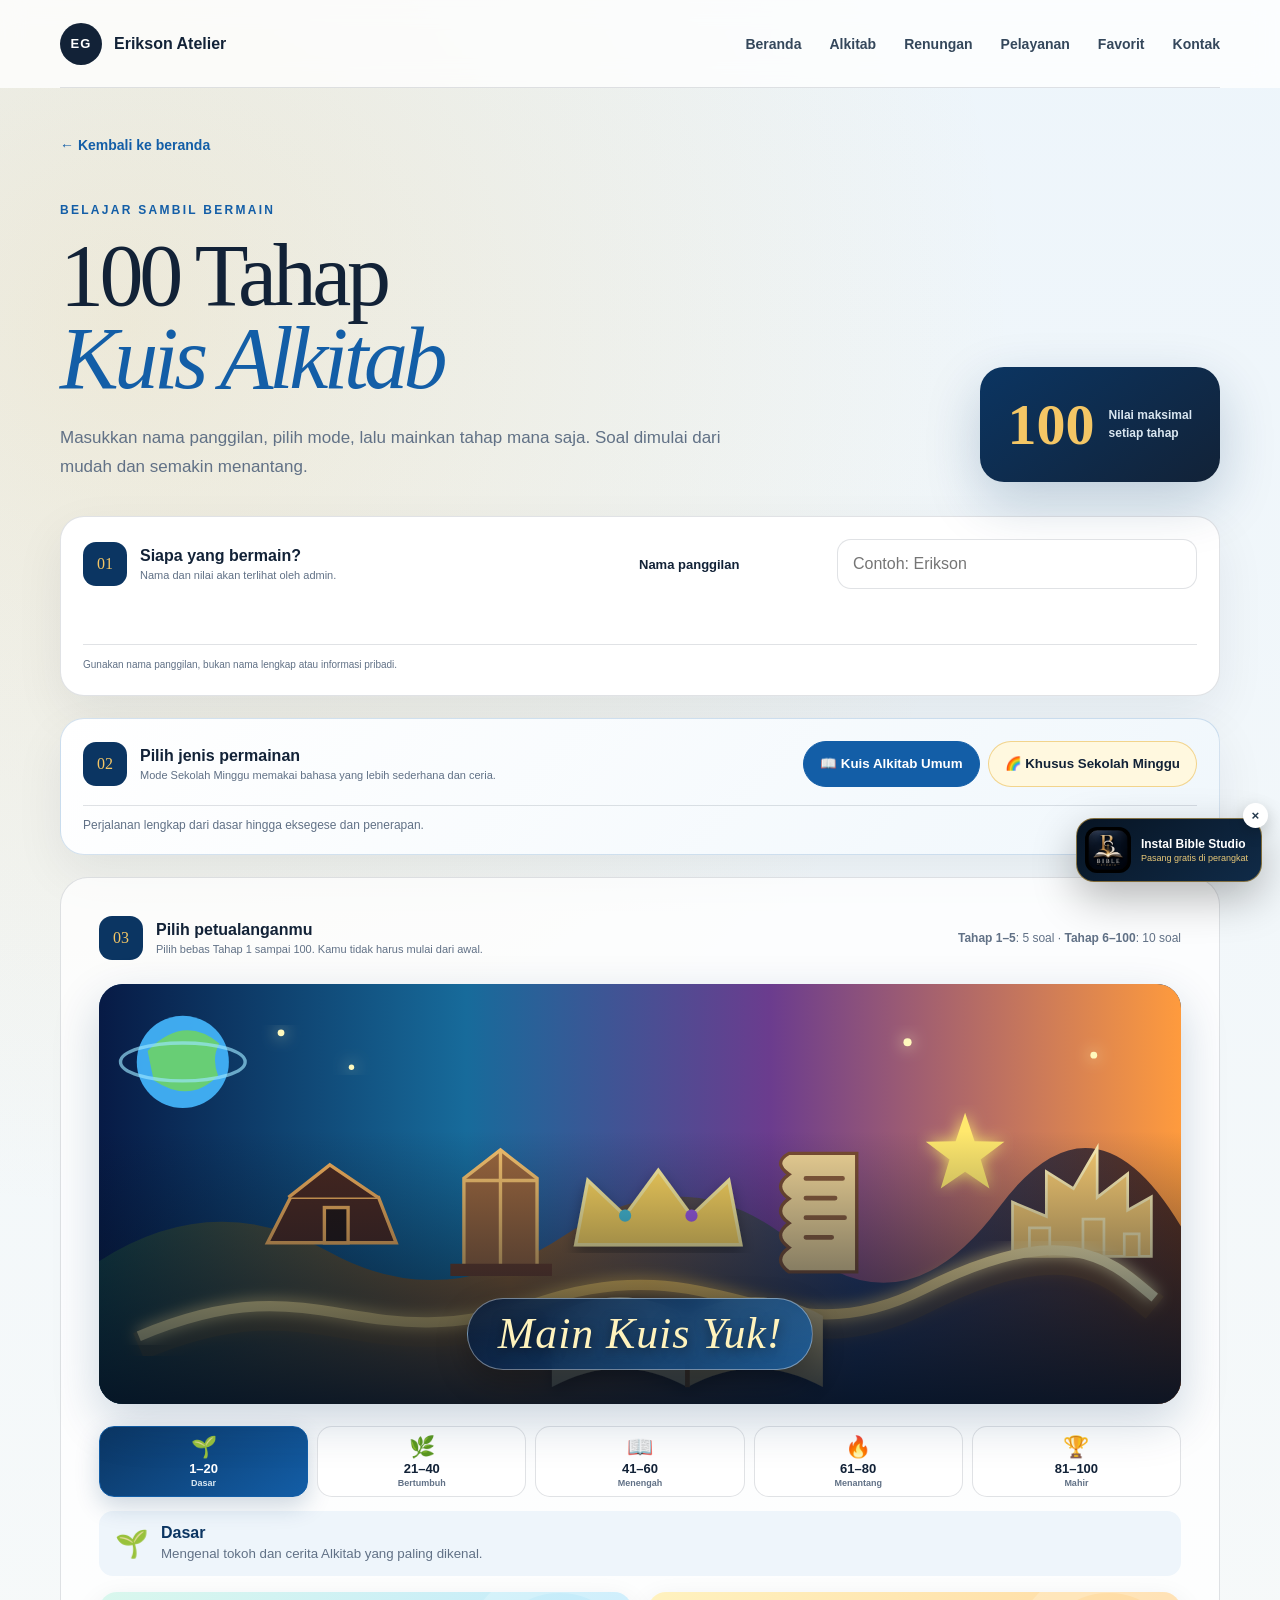
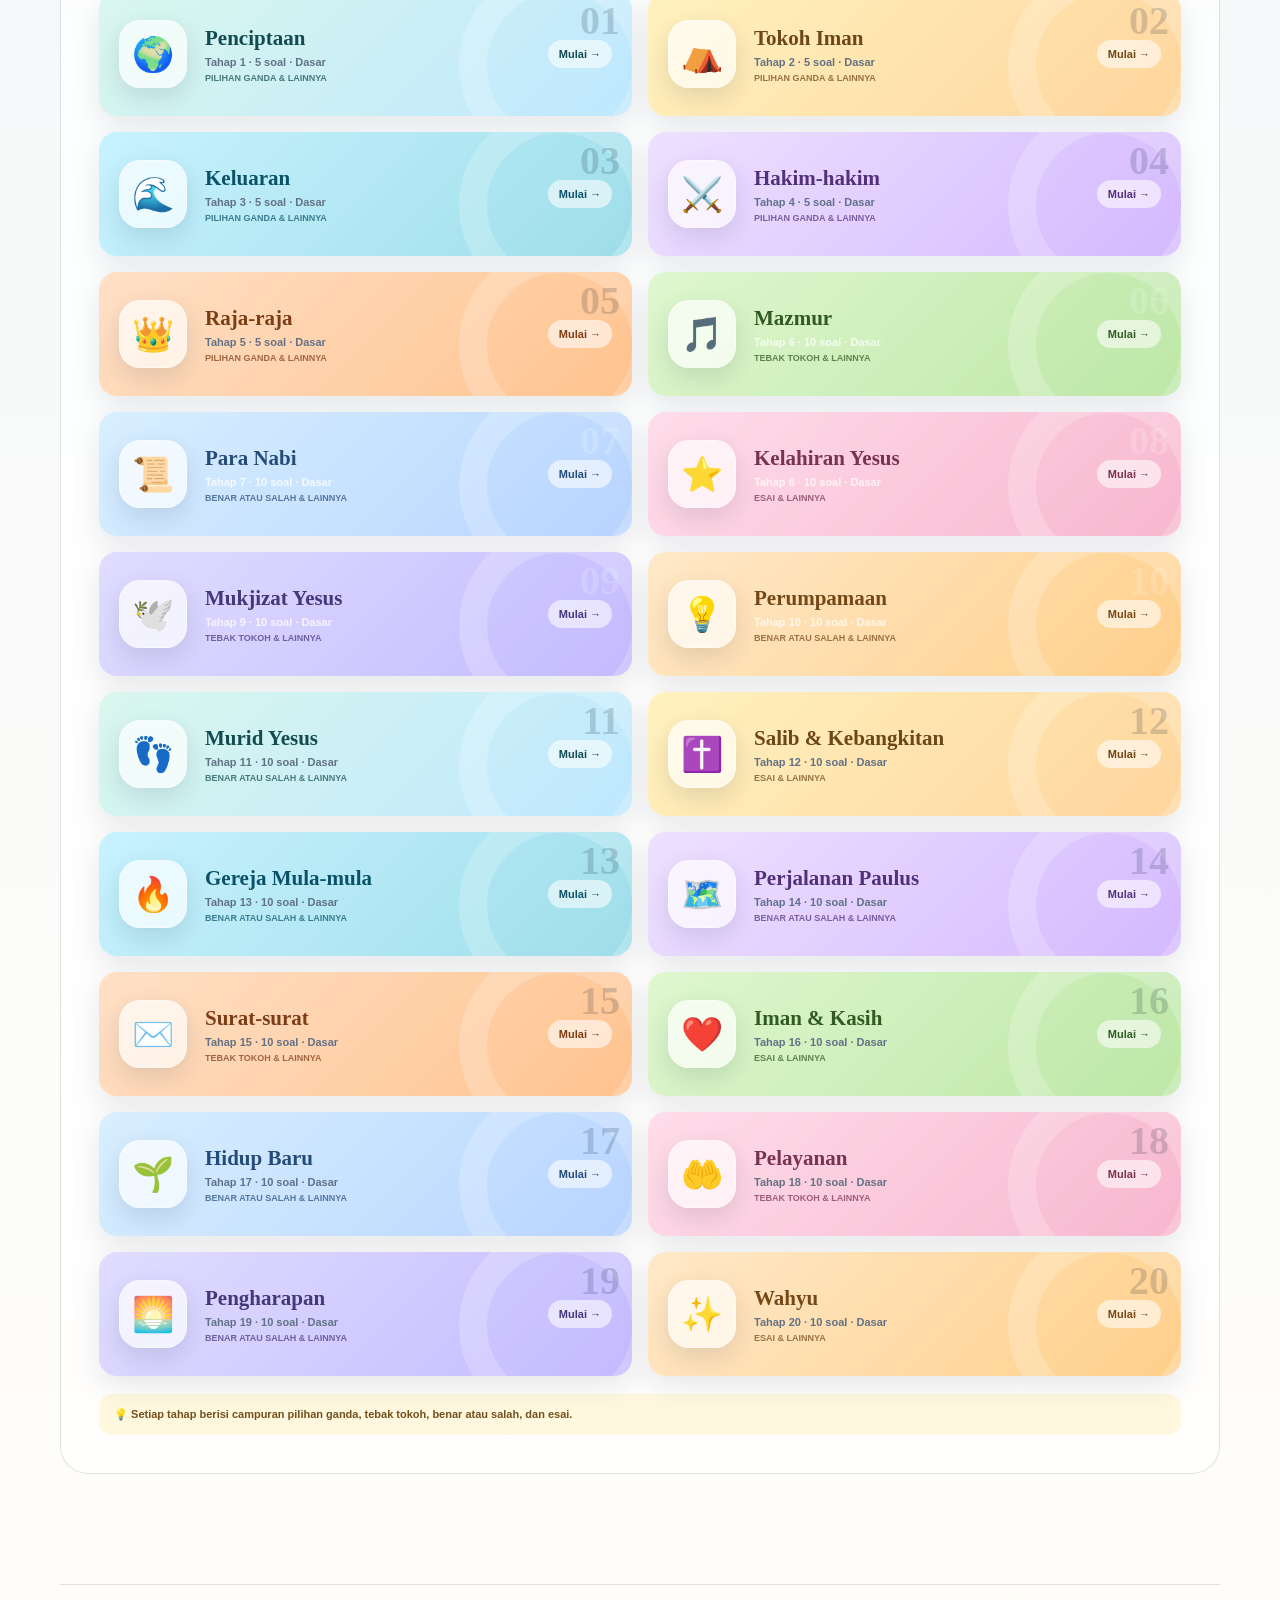
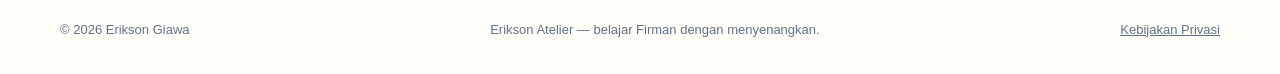
<file: kuis.html>
<!doctype html>
<html lang="id">
<head>
  <meta charset="utf-8">
  <meta name="viewport" content="width=device-width,initial-scale=1">
  <meta name="description" content="Mainkan 100 tahap Kuis Alkitab Erikson Atelier: pilihan ganda, tebak tokoh, benar atau salah, esai, dan mode khusus Sekolah Minggu.">
  <title>Kuis Alkitab 100 Tahap – Erikson Atelier</title>
  <link rel="canonical" href="https://egaietalier-design.github.io/kuis.html">
  <meta name="robots" content="index, follow">
  <script>window.addEventListener("load",function(){setTimeout(function(){var s=document.createElement("script");s.async=true;s.crossOrigin="anonymous";s.src="https://pagead2.googlesyndication.com/pagead/js/adsbygoogle.js?client=ca-pub-4678537472039301";document.head.appendChild(s)},2500)},{once:true})</script>
  <link rel="manifest" href="manifest.webmanifest">
  <meta name="theme-color" content="#0b3562">
  <link rel="stylesheet" href="styles.css">
  <script src="kuis.js?v=8" defer></script>
  <script src="kuis-upgrades.js?v=8" defer></script>
  <link rel="icon" type="image/png" sizes="1254x1254" href="assets/bible-studio-icon-512.png">
  <link rel="apple-touch-icon" href="assets/bible-studio-icon-512.png">
</head>
<body class="quiz-body">
  <header class="article-header">
    <nav class="nav shell">
      <a class="brand" href="index.html"><span class="brand-mark">EG</span><span>Erikson Atelier</span></a>
      <div class="nav-links"><a href="index.html">Beranda</a><a href="alkitab.html">Alkitab</a><a href="renungan.html">Renungan</a><a href="komunitas.html">Pelayanan</a><a href="favorit.html">Favorit</a><a href="index.html#kontak">Kontak</a></div>
    </nav>
  </header>

  <main class="quiz-page shell">
    <a class="back-link" href="index.html#kuis">← Kembali ke beranda</a>

    <section class="level-home" id="quiz-intro">
      <div class="level-hero">
        <div>
          <p class="eyebrow">Belajar sambil bermain</p>
          <h1>100 Tahap<br><em>Kuis Alkitab</em></h1>
          <p>Masukkan nama panggilan, pilih mode, lalu mainkan tahap mana saja. Soal dimulai dari mudah dan semakin menantang.</p>
        </div>
        <div class="level-score-rule"><strong>100</strong><span>Nilai maksimal<br>setiap tahap</span></div>
      </div>

      <section class="player-gate">
        <div><span class="player-number">01</span><div><strong>Siapa yang bermain?</strong><small>Nama dan nilai akan terlihat oleh admin.</small></div></div>
        <label for="player-name">Nama panggilan</label>
        <input id="player-name" type="text" maxlength="30" autocomplete="nickname" placeholder="Contoh: Erikson">
        <p id="name-error" class="quiz-name-error" aria-live="polite"></p>
        <small class="quiz-consent">Gunakan nama panggilan, bukan nama lengkap atau informasi pribadi.</small>
      </section>

      <section class="quiz-mode-panel" aria-labelledby="mode-heading">
        <div><span class="player-number">02</span><div><strong id="mode-heading">Pilih jenis permainan</strong><small>Mode Sekolah Minggu memakai bahasa yang lebih sederhana dan ceria.</small></div></div>
        <div class="quiz-mode-picker" role="group" aria-label="Jenis kuis">
          <button class="quiz-mode active" type="button" data-mode="general">📖 Kuis Alkitab Umum</button>
          <button class="quiz-mode sunday-mode" type="button" data-mode="sunday">🌈 Khusus Sekolah Minggu</button>
        </div>
        <p id="mode-description" class="mode-description">Perjalanan lengkap dari dasar hingga eksegese dan penerapan.</p>
      </section>

      <section class="stage-selector" aria-labelledby="stage-heading">
        <div class="stage-selector-heading"><div><span class="player-number">03</span><div><strong id="stage-heading">Pilih petualanganmu</strong><small>Pilih bebas Tahap 1 sampai 100. Kamu tidak harus mulai dari awal.</small></div></div><p><b>Tahap 1–5</b>: 5 soal · <b>Tahap 6–100</b>: 10 soal</p></div>
        <figure class="stage-journey">
          <img src="assets/quiz-stage-journey.svg" alt="Ilustrasi perjalanan Alkitab dari Penciptaan sampai Wahyu" width="1600" height="620">
          <figcaption class="quiz-invitation"><strong>Main Kuis Yuk!</strong></figcaption>
        </figure>
        <div class="stage-range-tabs" id="stage-range-tabs" role="group" aria-label="Kelompok tahap"></div>
        <div class="stage-level-note" id="stage-level-note"></div>
        <div class="stage-card-grid" id="stage-card-grid"></div>
        <p class="stage-selection-help">💡 Setiap tahap berisi campuran pilihan ganda, tebak tokoh, benar atau salah, dan esai.</p>
      </section>
    </section>

    <section class="quiz-game level-game" id="quiz-game" hidden aria-live="polite">
      <div class="player-strip"><div><small>PEMAIN</small><strong id="active-player">–</strong></div><span id="active-stage">Tahap 1</span><button id="change-stage" type="button">Ganti tahap</button></div>
      <div class="quiz-topbar">
        <div><span id="question-count">Soal 1 dari 5</span><strong id="score-display">Nilai: 0/100</strong></div>
        <div class="quiz-progress" role="progressbar" aria-label="Kemajuan kuis" aria-valuemin="0" aria-valuemax="5" aria-valuenow="1"><span id="progress-bar"></span></div>
      </div>
      <article class="question-card">
        <div class="question-stage-label"><span id="question-number">01</span><div><p class="question-type" id="question-type">Pilihan Ganda</p><p class="question-category" id="question-category">Alkitab</p></div></div>
        <h2 id="question-text">Pertanyaan akan tampil di sini.</h2>
        <div class="answer-grid" id="answer-options"></div>
        <div class="answer-explanation stage-feedback" id="answer-explanation" hidden>
          <div class="stage-score"><small>NILAI SEMENTARA</small><strong id="stage-points">0/100</strong></div>
          <div><strong id="answer-status"></strong><p id="answer-detail"></p><span id="answer-reference"></span></div>
        </div>
        <p class="score-sync" id="score-sync" aria-live="polite"></p>
        <button class="button button-secondary quiz-next" id="next-question" type="button" hidden>Soal berikutnya →</button>
      </article>
    </section>

    <section class="quiz-result level-result" id="quiz-result" hidden aria-live="polite">
      <div class="result-stage-chip" id="result-stage">TAHAP 1 SELESAI</div>
      <div class="result-ring"><strong id="final-score">0</strong><span>dari 100</span></div>
      <p class="eyebrow">Nilai tahap</p>
      <h2 id="result-title">Terus bertumbuh dalam Firman!</h2>
      <p id="result-message"></p>
      <div class="result-summary"><span>Pemain<strong id="result-player">–</strong></span><span>Jawaban benar<strong id="correct-total">0/5</strong></span><span>Status admin<strong id="save-status">Tersimpan</strong></span></div>
      <div class="result-actions">
        <button class="button button-primary" id="choose-another" type="button">Pilih Tahap Lain</button>
        <a class="button button-primary" id="download-certificate" href="sertifikat.html">🏅 Lihat & Unduh Sertifikat</a>
        <button class="button button-secondary" id="retry-stage" type="button">Ulangi Tahap Ini</button>
        <a class="button button-secondary" href="alkitab.html">Baca Alkitab</a>
      </div>
    </section>
  </main>

  <footer class="footer shell"><p>© 2026 Erikson Giawa</p><p>Erikson Atelier — belajar Firman dengan menyenangkan.</p><a class="footer-privacy" href="privacy.html">Kebijakan Privasi</a></footer>
  <script src="activity.js?v=8" defer></script>
  <script src="pwa.js?v=11" defer></script>
</body>
</html>
</file>
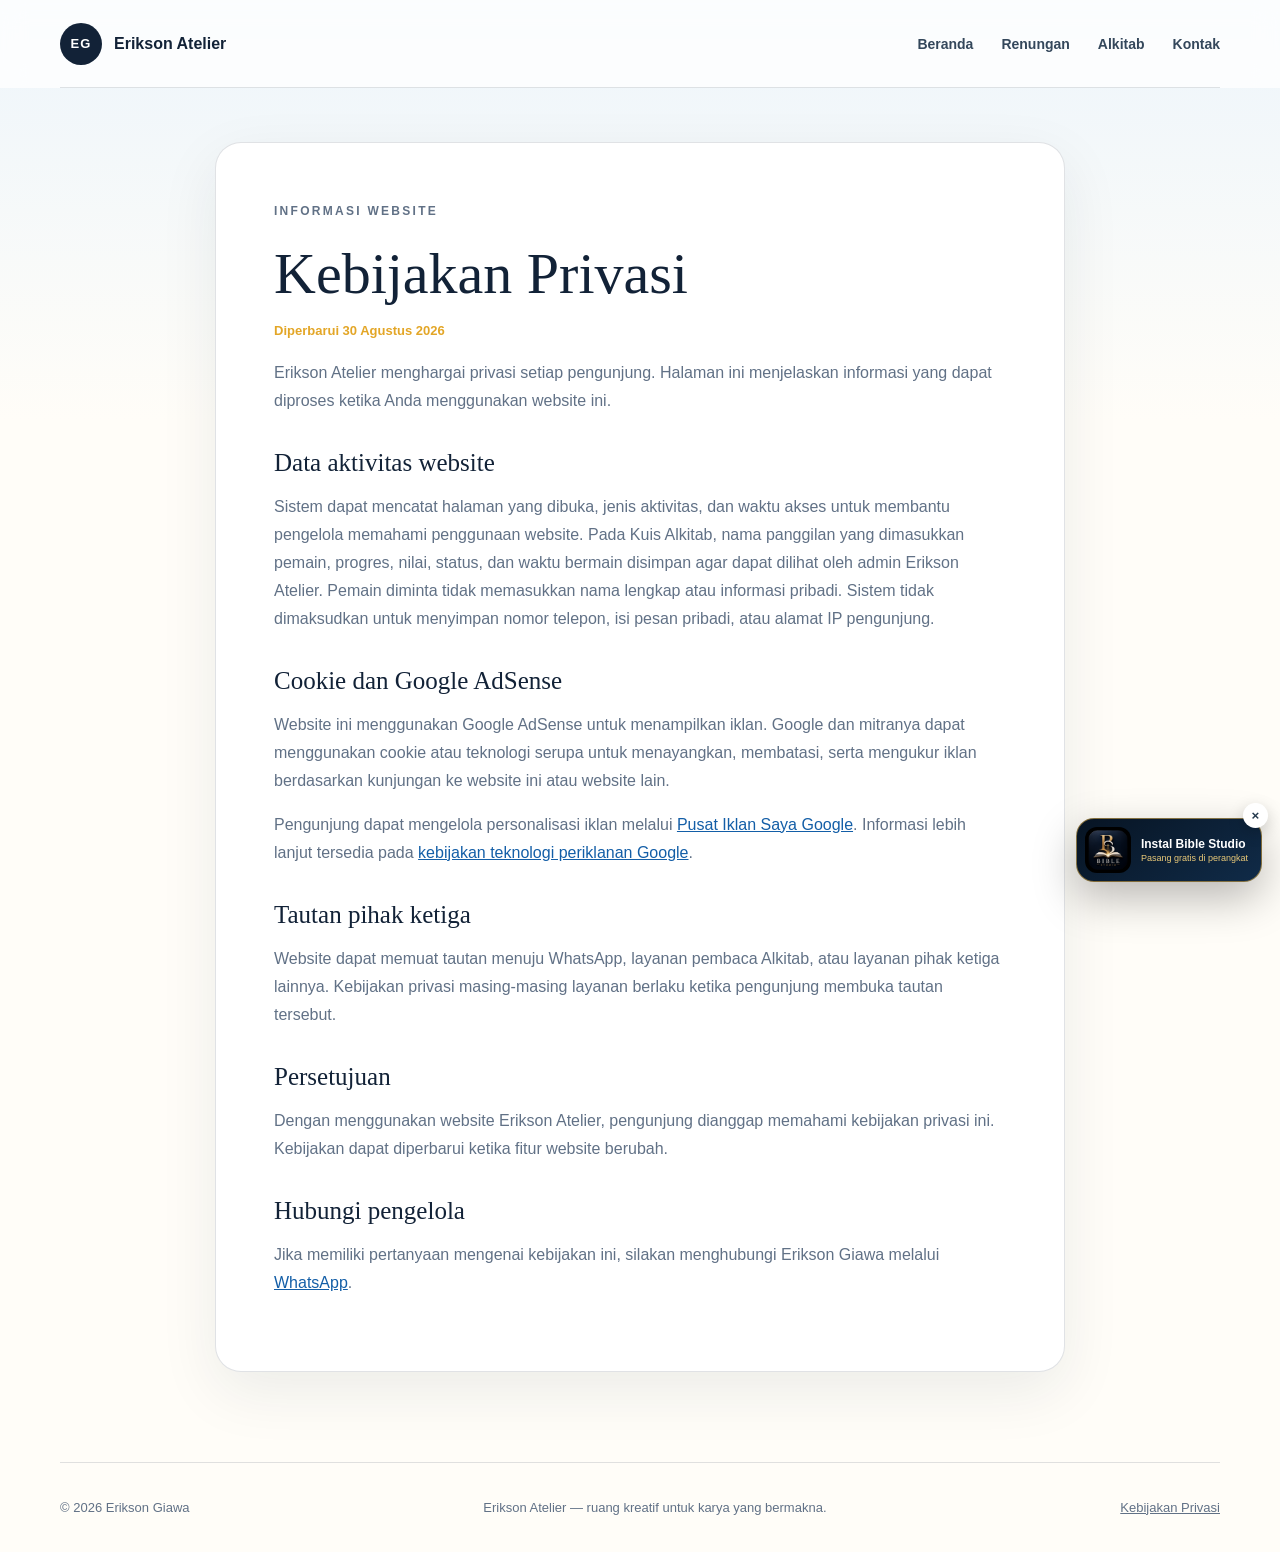
<file: privacy.html>
<!doctype html>
<html lang="id">
<head>
  <meta charset="utf-8">
  <meta name="viewport" content="width=device-width,initial-scale=1">
  <meta name="description" content="Kebijakan Privasi website Erikson Atelier.">
  <meta name="robots" content="index, follow">
  <link rel="canonical" href="https://egaietalier-design.github.io/privacy.html">
  <title>Kebijakan Privasi – Erikson Atelier</title>
  <script async src="https://pagead2.googlesyndication.com/pagead/js/adsbygoogle.js?client=ca-pub-4678537472039301" crossorigin="anonymous"></script>
  <link rel="stylesheet" href="styles.css">
  <link rel="manifest" href="manifest.webmanifest">
  <link rel="icon" type="image/png" sizes="1254x1254" href="assets/bible-studio-icon-v2.png">
  <link rel="apple-touch-icon" href="assets/bible-studio-icon-v2.png">
</head>
<body class="article-body">
  <header class="article-header">
    <nav class="nav shell">
      <a class="brand" href="index.html"><span class="brand-mark">EG</span><span>Erikson Atelier</span></a>
      <div class="nav-links"><a href="index.html">Beranda</a><a href="renungan.html">Renungan</a><a href="alkitab.html">Alkitab</a><a href="index.html#kontak">Kontak</a></div>
    </nav>
  </header>
  <main class="legal-page shell">
    <article class="legal-card">
      <p class="eyebrow">Informasi Website</p>
      <h1>Kebijakan Privasi</h1>
      <p class="legal-updated">Diperbarui 30 Agustus 2026</p>
      <p>Erikson Atelier menghargai privasi setiap pengunjung. Halaman ini menjelaskan informasi yang dapat diproses ketika Anda menggunakan website ini.</p>

      <h2>Data aktivitas website</h2>
      <p>Sistem dapat mencatat halaman yang dibuka, jenis aktivitas, dan waktu akses untuk membantu pengelola memahami penggunaan website. Pada Kuis Alkitab, nama panggilan yang dimasukkan pemain, progres, nilai, status, dan waktu bermain disimpan agar dapat dilihat oleh admin Erikson Atelier. Pemain diminta tidak memasukkan nama lengkap atau informasi pribadi. Sistem tidak dimaksudkan untuk menyimpan nomor telepon, isi pesan pribadi, atau alamat IP pengunjung.</p>

      <h2>Cookie dan Google AdSense</h2>
      <p>Website ini menggunakan Google AdSense untuk menampilkan iklan. Google dan mitranya dapat menggunakan cookie atau teknologi serupa untuk menayangkan, membatasi, serta mengukur iklan berdasarkan kunjungan ke website ini atau website lain.</p>
      <p>Pengunjung dapat mengelola personalisasi iklan melalui <a href="https://myadcenter.google.com/" target="_blank" rel="noreferrer">Pusat Iklan Saya Google</a>. Informasi lebih lanjut tersedia pada <a href="https://policies.google.com/technologies/ads?hl=id" target="_blank" rel="noreferrer">kebijakan teknologi periklanan Google</a>.</p>

      <h2>Tautan pihak ketiga</h2>
      <p>Website dapat memuat tautan menuju WhatsApp, layanan pembaca Alkitab, atau layanan pihak ketiga lainnya. Kebijakan privasi masing-masing layanan berlaku ketika pengunjung membuka tautan tersebut.</p>

      <h2>Persetujuan</h2>
      <p>Dengan menggunakan website Erikson Atelier, pengunjung dianggap memahami kebijakan privasi ini. Kebijakan dapat diperbarui ketika fitur website berubah.</p>

      <h2>Hubungi pengelola</h2>
      <p>Jika memiliki pertanyaan mengenai kebijakan ini, silakan menghubungi Erikson Giawa melalui <a href="https://wa.me/6282277004832" target="_blank" rel="noreferrer">WhatsApp</a>.</p>
    </article>
  </main>
  <footer class="footer shell"><p>© 2026 Erikson Giawa</p><p>Erikson Atelier — ruang kreatif untuk karya yang bermakna.</p><a class="footer-privacy" href="privacy.html">Kebijakan Privasi</a></footer>
  <script src="pwa.js?v=11" defer></script>
</body>
</html>
</file>
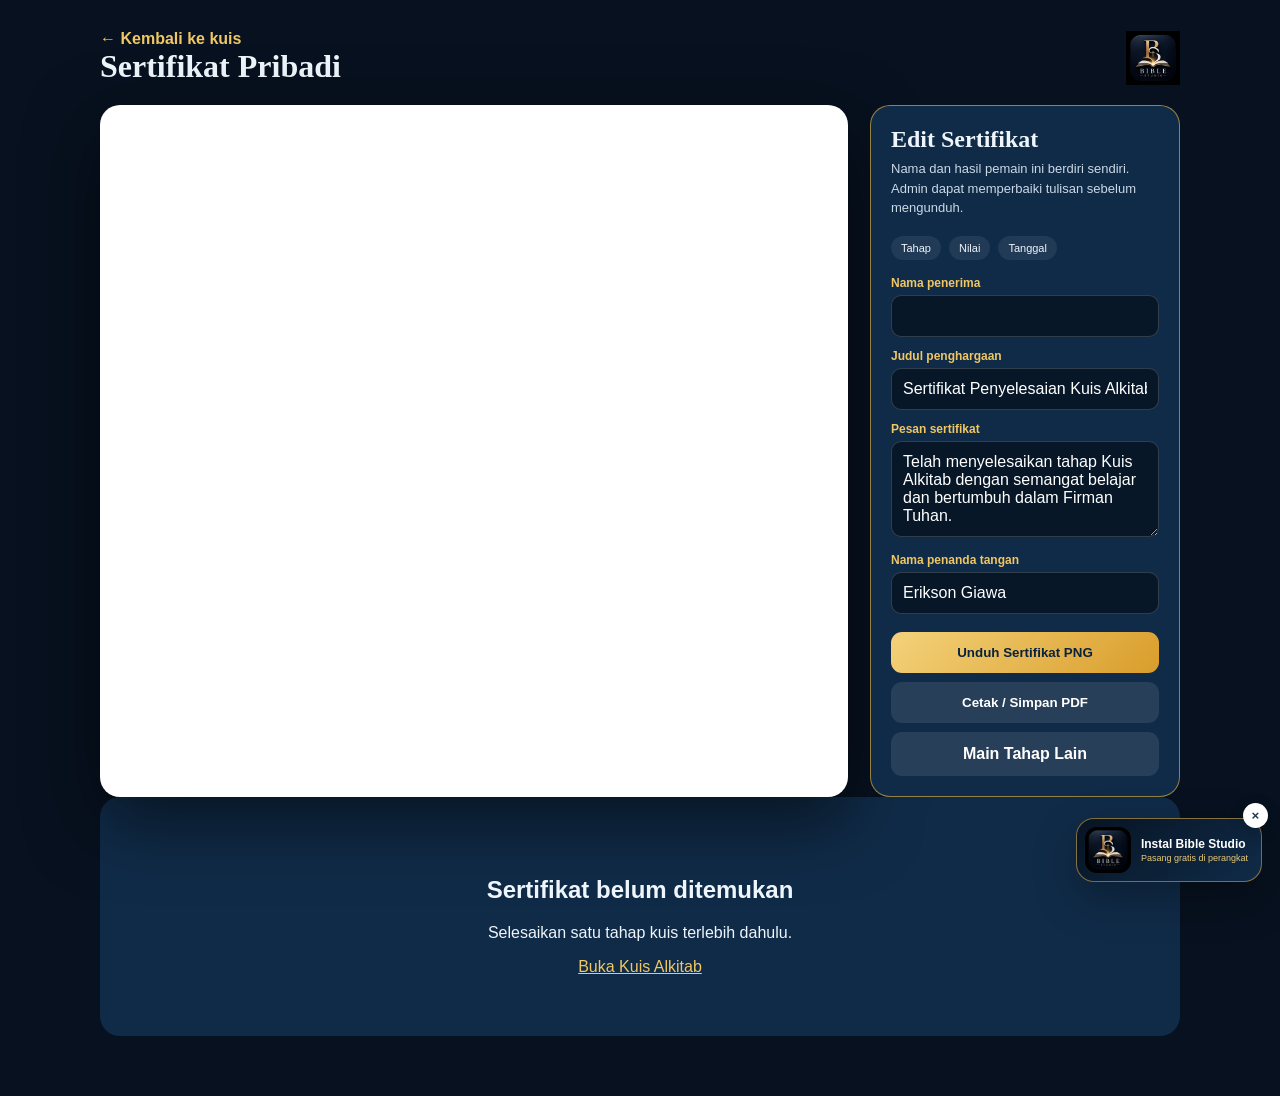
<file: sertifikat.html>
<!doctype html>
<html lang="id">
<head>
  <meta charset="utf-8"><meta name="viewport" content="width=device-width,initial-scale=1">
  <title>Sertifikat Kuis | Erikson Bible Studio</title>
  <meta name="description" content="Sertifikat pribadi pemain Kuis Alkitab Erikson Bible Studio.">
  <link rel="manifest" href="manifest.webmanifest"><meta name="theme-color" content="#0b3562">
  <link rel="icon" type="image/png" sizes="512x512" href="assets/bible-studio-icon-512.png">
  <style>
    *{box-sizing:border-box}body{margin:0;background:#07111f;color:#eef5fb;font-family:Arial,sans-serif}.wrap{width:min(1080px,calc(100% - 28px));margin:0 auto;padding:30px 0 60px}.top{display:flex;justify-content:space-between;gap:15px;align-items:center;margin-bottom:20px}.top a{color:#f0c763;text-decoration:none;font-weight:800}.top h1{margin:0;font-family:Georgia,serif}.panel{display:grid;grid-template-columns:minmax(0,1fr) 310px;gap:22px}.preview{background:#fff;border-radius:20px;padding:12px;box-shadow:0 25px 70px #0008}.preview canvas{display:block;width:100%;height:auto;border-radius:12px}.editor{background:#102b48;border:1px solid #d8ab45aa;border-radius:20px;padding:20px;height:max-content}.editor h2{margin:0 0 6px;font-family:Georgia,serif}.editor p{margin:0 0 18px;color:#cbd9e5;font-size:13px;line-height:1.5}.editor label{display:block;margin:12px 0 5px;font-size:12px;font-weight:800;color:#f0c763}.editor input,.editor textarea{width:100%;border:1px solid #ffffff2a;border-radius:10px;padding:11px;background:#071728;color:#fff;font:inherit}.editor textarea{resize:vertical}.actions{display:grid;gap:9px;margin-top:18px}.actions button,.actions a{border:0;border-radius:11px;padding:13px;text-align:center;text-decoration:none;font-weight:900;cursor:pointer}.download{background:linear-gradient(135deg,#f4d27a,#d99d2b);color:#08233e}.print{background:#ffffff18;color:#fff}.empty{padding:60px 20px;text-align:center;background:#102b48;border-radius:20px}.empty a{color:#f0c763}.meta{display:flex;gap:8px;flex-wrap:wrap;margin:0 0 16px}.meta span{background:#ffffff12;border-radius:99px;padding:6px 10px;font-size:11px}@media(max-width:760px){.panel{grid-template-columns:1fr}.top{align-items:flex-start;flex-direction:column}.wrap{padding-top:18px}.editor{order:-1}}
  </style>
</head>
<body>
<main class="wrap">
  <div class="top"><div><a href="kuis.html">← Kembali ke kuis</a><h1>Sertifikat Pribadi</h1></div><img src="assets/bible-studio-icon-192.png" width="54" height="54" alt="Bible Studio"></div>
  <section id="certificateApp" class="panel" hidden>
    <div class="preview"><canvas id="certificateCanvas" width="1600" height="1131" aria-label="Pratinjau sertifikat"></canvas></div>
    <aside class="editor">
      <h2>Edit Sertifikat</h2><p>Nama dan hasil pemain ini berdiri sendiri. Admin dapat memperbaiki tulisan sebelum mengunduh.</p>
      <div class="meta"><span id="stageMeta">Tahap</span><span id="scoreMeta">Nilai</span><span id="dateMeta">Tanggal</span></div>
      <label for="certName">Nama penerima</label><input id="certName" maxlength="40">
      <label for="certTitle">Judul penghargaan</label><input id="certTitle" maxlength="70" value="Sertifikat Penyelesaian Kuis Alkitab">
      <label for="certMessage">Pesan sertifikat</label><textarea id="certMessage" rows="4" maxlength="180">Telah menyelesaikan tahap Kuis Alkitab dengan semangat belajar dan bertumbuh dalam Firman Tuhan.</textarea>
      <label for="certSigner">Nama penanda tangan</label><input id="certSigner" maxlength="40" value="Erikson Giawa">
      <div class="actions"><button class="download" id="downloadCertificate">Unduh Sertifikat PNG</button><button class="print" id="printCertificate">Cetak / Simpan PDF</button><a class="print" href="kuis.html">Main Tahap Lain</a></div>
    </aside>
  </section>
  <section id="emptyCertificate" class="empty" hidden><h2>Sertifikat belum ditemukan</h2><p>Selesaikan satu tahap kuis terlebih dahulu.</p><a href="kuis.html">Buka Kuis Alkitab</a></section>
</main>
<script src="sertifikat.js"></script><script src="pwa.js?v=11" defer></script>
</body></html>
</file>
<file: styles.css>
:root{--ink:#122237;--muted:#617186;--cream:#fffdf8;--blue:#135ea7;--blue-dark:#0b3562;--gold:#e3a627;--line:rgba(18,34,55,.13)}*{box-sizing:border-box}html{scroll-behavior:smooth}body{margin:0;background:var(--cream);color:var(--ink);font-family:Arial,Helvetica,sans-serif}a{color:inherit}img{max-width:100%}.shell{width:min(1160px,calc(100% - 40px));margin-inline:auto}.hero{min-height:760px;overflow:hidden;background:radial-gradient(circle at 85% 12%,rgba(227,166,39,.22),transparent 27%),linear-gradient(135deg,#f7f4ed 0%,#edf5fb 55%,#dbeaf6 100%)}.nav{display:flex;min-height:88px;align-items:center;justify-content:space-between;border-bottom:1px solid var(--line)}.brand{display:flex;align-items:center;gap:12px;font-weight:700;text-decoration:none}.brand-mark{display:grid;width:42px;height:42px;place-items:center;border-radius:50%;background:var(--ink);color:#fff;font-size:13px;letter-spacing:.08em}.nav-links{display:flex;gap:28px}.nav-links a{color:#34475b;font-size:14px;font-weight:600;text-decoration:none}.nav-links a:hover{color:var(--blue)}.hero-grid{display:grid;min-height:670px;grid-template-columns:1.08fr .92fr;align-items:center;gap:76px;padding-block:72px}.eyebrow{margin:0 0 18px;color:var(--blue);font-size:12px;font-weight:800;letter-spacing:.19em;text-transform:uppercase}.hero h1{max-width:720px;margin:0;font-family:Georgia,"Times New Roman",serif;font-size:clamp(48px,6.4vw,82px);font-weight:500;letter-spacing:-.045em;line-height:.98}.hero h1 span{color:var(--blue);font-style:italic}.hero-lead{max-width:650px;margin:28px 0 0;color:#4c5e70;font-size:18px;line-height:1.75}.hero-lead strong{color:var(--ink)}.hero-actions{display:flex;flex-wrap:wrap;gap:14px;margin-top:34px}.button{display:inline-flex;min-height:50px;align-items:center;justify-content:center;border-radius:999px;padding:0 24px;font-size:14px;font-weight:800;text-decoration:none;transition:transform 180ms ease,box-shadow 180ms ease,background 180ms ease}.button:hover{transform:translateY(-2px)}.button-primary{background:#1fbd62;color:#fff;box-shadow:0 14px 30px rgba(31,189,98,.23)}.button-primary:hover{background:#15994d}.button-secondary{border:1px solid var(--line);background:rgba(255,255,255,.55)}.hero-visual{position:relative;min-width:0}.profile-link{position:relative;display:block;border-radius:220px 220px 36px 36px;color:#fff;text-decoration:none}.image-frame{position:relative;aspect-ratio:4/5;overflow:hidden;border:10px solid rgba(255,255,255,.78);border-radius:220px 220px 36px 36px;background:linear-gradient(150deg,#173554,#071521);box-shadow:0 35px 80px rgba(18,48,78,.22);transition:transform 200ms ease,box-shadow 200ms ease}.image-frame img{width:100%;height:100%;object-fit:contain;object-position:center}.profile-link:hover .image-frame,.profile-link:focus-visible .image-frame{transform:translateY(-5px);box-shadow:0 42px 90px rgba(18,48,78,.3)}.profile-link:focus-visible{outline:3px solid var(--gold);outline-offset:6px}.open-profile{position:absolute;right:20px;top:56%;z-index:2;border:1px solid rgba(255,255,255,.35);border-radius:999px;padding:9px 13px;background:rgba(7,21,33,.78);font-size:11px;font-weight:700;backdrop-filter:blur(8px)}.profile-label{position:absolute;left:-26px;bottom:112px;z-index:2;display:flex;flex-direction:column;gap:4px;border-left:4px solid var(--gold);border-radius:4px 14px 14px 4px;padding:14px 20px;background:rgba(11,53,98,.94);box-shadow:0 16px 38px rgba(11,53,98,.25);color:#fff}.profile-label strong{font-family:Georgia,"Times New Roman",serif;font-size:19px;font-weight:500}.profile-label span{color:#dbe8f4;font-size:11px}.floating-note{position:absolute;right:-30px;bottom:38px;display:flex;max-width:230px;align-items:center;gap:10px;border:1px solid rgba(255,255,255,.8);border-radius:16px;padding:16px 18px;background:rgba(255,255,255,.9);box-shadow:0 16px 40px rgba(11,53,98,.18);color:#33495f;font-size:13px;font-weight:700}.note-dot{width:10px;height:10px;flex:0 0 auto;border-radius:50%;background:var(--gold);box-shadow:0 0 0 6px rgba(227,166,39,.15)}.services{padding-block:110px}.section-heading{display:grid;grid-template-columns:1.1fr .9fr;align-items:end;gap:70px;margin-bottom:42px}.section-heading h2,.contact h2{margin:0;font-family:Georgia,"Times New Roman",serif;font-size:clamp(34px,4.6vw,56px);font-weight:500;letter-spacing:-.035em;line-height:1.08}.section-heading>p{margin:0;color:var(--muted);line-height:1.75}.service-grid{display:grid;grid-template-columns:repeat(3,1fr);border-top:1px solid var(--line);border-left:1px solid var(--line)}.service-grid article{min-height:150px;border-right:1px solid var(--line);border-bottom:1px solid var(--line);padding:26px;background:#fff}.service-grid span{color:var(--gold);font-family:Georgia,"Times New Roman",serif;font-size:14px}.service-grid h3{margin:36px 0 0;font-size:18px}.portfolio{padding-block:110px;background:var(--ink);color:#fff}.portfolio .eyebrow{color:#f0bc53}.portfolio-heading>p{color:#aebdcb}.portfolio-grid{display:grid;grid-template-columns:repeat(2,minmax(0,1fr));gap:20px}.work-card{min-width:0;overflow:hidden;border:1px solid rgba(255,255,255,.12);border-radius:18px;background:#192d44;color:#fff;text-decoration:none;transition:transform 200ms ease,border-color 200ms ease}.work-card:hover{transform:translateY(-6px);border-color:rgba(240,188,83,.75)}.work-image{display:grid;aspect-ratio:4/3;place-items:center;overflow:hidden;background:#0c1c2f}.work-image img{width:100%;height:100%;object-fit:contain}.work-meta{display:flex;align-items:center;justify-content:space-between;gap:18px;padding:18px}.work-meta p{margin:0 0 6px;color:#9fb0c1;font-size:12px}.work-meta h3{margin:0;font-size:16px}.work-meta>span{color:#f0bc53;font-size:22px}.contact{display:flex;align-items:center;justify-content:space-between;gap:60px;margin-block:110px;border-radius:30px;padding:56px 62px;background:linear-gradient(135deg,var(--blue-dark),var(--blue));color:#fff;box-shadow:0 24px 70px rgba(11,53,98,.24)}.contact .eyebrow{color:#f4c665}.contact h2{max-width:650px}.contact p:last-child{max-width:680px;margin:18px 0 0;color:#d7e5f1;line-height:1.7}.button-light{flex:0 0 auto;background:#fff;color:var(--blue-dark)}.footer{display:flex;min-height:90px;align-items:center;justify-content:space-between;gap:20px;border-top:1px solid var(--line);color:var(--muted);font-size:13px}@media(max-width:900px){.hero-grid{grid-template-columns:1fr;gap:48px}.hero-copy{padding-top:30px}.hero-visual{width:min(520px,90%);margin-inline:auto}.section-heading{grid-template-columns:1fr;gap:20px}.service-grid,.portfolio-grid{grid-template-columns:repeat(2,1fr)}.contact{align-items:flex-start;flex-direction:column}}@media(max-width:620px){.shell{width:min(100% - 28px,1160px)}.nav-links{display:none}.hero-grid{padding-block:38px 60px}.hero h1{font-size:48px}.hero-lead{font-size:16px}.hero-actions,.hero-actions .button{width:100%}.image-frame{border-width:7px}.profile-label{left:-4px;bottom:86px}.floating-note{right:-4px;bottom:18px}.services,.portfolio{padding-block:72px}.service-grid,.portfolio-grid{grid-template-columns:1fr}.contact{width:calc(100% - 28px);margin-block:72px;border-radius:22px;padding:36px 24px}.contact .button{width:100%}.footer{align-items:flex-start;flex-direction:column;justify-content:center;padding-block:26px}}
.visitor-counter{display:flex;align-items:center;gap:10px;color:var(--ink);font-weight:700}.visitor-counter>span{font-size:12px}.visitor-counter .counterapi{min-height:44px;min-width:70px;display:flex;align-items:center;justify-content:center}
@media(max-width:620px){.visitor-counter{align-items:flex-start;flex-direction:column;gap:2px}}
.like-section{display:flex;align-items:center;justify-content:space-between;gap:48px;margin-block:90px;border:1px solid var(--line);border-radius:26px;padding:38px 44px;background:#fff;box-shadow:0 18px 50px rgba(18,34,55,.08)}.like-section h2{margin:0;font-family:Georgia,"Times New Roman",serif;font-size:clamp(30px,4vw,46px);font-weight:500;letter-spacing:-.03em}.like-section p:last-child{margin:12px 0 0;color:var(--muted);line-height:1.6}.like-counter{min-height:48px;min-width:125px;display:flex;align-items:center;justify-content:center}
@media(max-width:620px){.like-section{align-items:flex-start;flex-direction:column;margin-block:64px;padding:30px 24px}.like-counter{width:100%}}
.search-name{margin:0 0 16px;color:var(--ink);font-size:14px;font-weight:900;letter-spacing:.16em}.search-name span{color:var(--blue)}

.devotional{display:grid;grid-template-columns:1.25fr .75fr;align-items:stretch;gap:36px;margin-block:110px}.devotional-copy{border:1px solid var(--line);border-radius:28px;padding:52px;background:#fff;box-shadow:0 22px 60px rgba(18,34,55,.08)}.devotional-date{margin:-8px 0 14px;color:var(--gold);font-size:13px;font-weight:800;letter-spacing:.08em;text-transform:uppercase}.devotional h2{max-width:760px;margin:0;font-family:Georgia,"Times New Roman",serif;font-size:clamp(36px,4.8vw,58px);font-weight:500;letter-spacing:-.035em;line-height:1.08}.devotional blockquote,.devotional-article blockquote{margin:30px 0;border-left:4px solid var(--gold);padding:10px 0 10px 24px;color:#33495f}.devotional blockquote p,.devotional-article blockquote p{margin:0;font-family:Georgia,"Times New Roman",serif;font-size:21px;font-style:italic;line-height:1.55}.devotional cite,.devotional-article cite{display:block;margin-top:10px;color:var(--blue);font-size:13px;font-style:normal;font-weight:800}.devotional-summary{margin:0 0 28px;color:var(--muted);font-size:17px;line-height:1.75}.devotional-symbol{display:flex;min-height:420px;align-items:center;justify-content:center;flex-direction:column;gap:18px;border-radius:28px;background:radial-gradient(circle at 30% 20%,rgba(227,166,39,.35),transparent 35%),linear-gradient(145deg,var(--blue-dark),var(--ink));box-shadow:0 24px 70px rgba(11,53,98,.22);color:#fff;text-align:center}.devotional-symbol span{display:grid;width:128px;height:128px;place-items:center;border:1px solid rgba(255,255,255,.3);border-radius:50%;font-family:Georgia,"Times New Roman",serif;font-size:42px}.devotional-symbol strong{color:#f4c665;font-size:12px;letter-spacing:.17em;text-transform:uppercase}.devotional-status{margin:16px 0 0;color:#a24b2a;font-size:13px}
.article-body{background:linear-gradient(180deg,#edf5fb 0,#fffdf8 420px)}.article-header{background:rgba(255,255,255,.78);backdrop-filter:blur(12px)}.devotional-page{padding-block:52px 110px}.back-link{display:inline-block;margin-bottom:28px;color:var(--blue);font-size:14px;font-weight:800;text-decoration:none}.devotional-article{max-width:850px;margin:auto;border:1px solid var(--line);border-radius:30px;padding:clamp(30px,6vw,72px);background:#fff;box-shadow:0 28px 80px rgba(18,34,55,.1)}.devotional-article h1{margin:0;font-family:Georgia,"Times New Roman",serif;font-size:clamp(42px,6vw,70px);font-weight:500;letter-spacing:-.045em;line-height:1.02}.devotional-figure{margin:32px 0}.devotional-figure img{width:100%;max-height:520px;border-radius:20px;object-fit:cover}.devotional-content{color:#384b5e;font-family:Georgia,"Times New Roman",serif;font-size:19px;line-height:1.9}.devotional-prayer{margin-top:42px;border-radius:20px;padding:28px;background:#eef5fb}.devotional-prayer p:last-child{margin:0;color:#33495f;font-size:17px;line-height:1.75}.devotional-share{display:flex;align-items:center;justify-content:space-between;gap:24px;margin-top:36px;border-top:1px solid var(--line);padding-top:30px}.devotional-share p{margin:0;font-weight:800}
@media(max-width:900px){.devotional{grid-template-columns:1fr}.devotional-symbol{min-height:260px}}@media(max-width:620px){.devotional{margin-block:72px}.devotional-copy{padding:30px 24px}.devotional-symbol{min-height:220px}.devotional-article{border-radius:22px;padding:32px 22px}.devotional-share{align-items:flex-start;flex-direction:column}.devotional-share .button{width:100%}}


.bible-game{display:grid;grid-template-columns:1fr 1fr;align-items:center;gap:64px;margin-block:110px;border-radius:32px;padding:64px;background:linear-gradient(135deg,#f1f7fc,#fff8e7);box-shadow:0 24px 70px rgba(18,34,55,.1)}.game-copy h2{margin:0;font-family:Georgia,"Times New Roman",serif;font-size:clamp(36px,4.8vw,58px);font-weight:500;letter-spacing:-.035em;line-height:1.08}.game-copy>p:not(.eyebrow){margin:22px 0;color:var(--muted);font-size:17px;line-height:1.75}.game-features{display:flex;flex-wrap:wrap;gap:9px;margin-bottom:28px}.game-features span{border:1px solid rgba(19,94,167,.2);border-radius:999px;padding:8px 12px;background:#fff;color:var(--blue-dark);font-size:12px;font-weight:800}.game-preview{position:relative;min-height:390px;border-radius:26px;padding:46px;background:linear-gradient(145deg,var(--blue-dark),var(--ink));box-shadow:0 26px 60px rgba(11,53,98,.24);color:#fff}.game-score{position:absolute;right:24px;top:24px;display:flex;align-items:center;gap:9px;border-radius:999px;padding:9px 14px;background:rgba(255,255,255,.12)}.game-score span{font-size:11px;text-transform:uppercase}.game-score strong{color:#f4c665}.game-question{display:flex;height:100%;justify-content:center;flex-direction:column;gap:16px}.game-question small{color:#f4c665;font-weight:800;letter-spacing:.15em;text-transform:uppercase}.game-question>strong{max-width:390px;font-family:Georgia,"Times New Roman",serif;font-size:32px;font-weight:500;line-height:1.18}.game-question>div{display:flex;gap:10px}.game-question i{display:grid;width:44px;height:44px;place-items:center;border:1px solid rgba(255,255,255,.22);border-radius:12px;background:rgba(255,255,255,.08);color:#f4c665;font-style:normal;font-weight:900}
.quiz-body{min-height:100vh;background:radial-gradient(circle at 10% 10%,rgba(227,166,39,.16),transparent 28%),linear-gradient(180deg,#edf5fb,#fffdf8)}.quiz-page{padding-block:48px 110px}.quiz-intro{display:grid;grid-template-columns:1.08fr .92fr;align-items:center;gap:70px;min-height:610px}.quiz-intro h1{margin:0;font-family:Georgia,"Times New Roman",serif;font-size:clamp(58px,8vw,96px);font-weight:500;letter-spacing:-.055em;line-height:.95}.quiz-intro>div:first-child>p:not(.eyebrow){max-width:660px;margin:26px 0;color:var(--muted);font-size:18px;line-height:1.75}.quiz-intro ul{display:grid;gap:10px;margin:0 0 30px;padding-left:20px;color:#3c5268}.quiz-start{border:0;cursor:pointer}.quiz-badge{display:flex;aspect-ratio:1;align-items:center;justify-content:center;flex-direction:column;border-radius:50%;background:radial-gradient(circle at 32% 25%,#2e78bb,var(--blue-dark) 58%,var(--ink));box-shadow:0 35px 80px rgba(11,53,98,.28);color:#fff;text-align:center}.quiz-badge span{display:grid;width:120px;height:120px;place-items:center;border:2px solid #f4c665;border-radius:50%;font-family:Georgia,"Times New Roman",serif;font-size:70px}.quiz-badge strong{margin-top:24px;font-family:Georgia,"Times New Roman",serif;font-size:26px;font-weight:500}.quiz-badge small{margin-top:8px;color:#b9cddd;letter-spacing:.1em}.quiz-game,.quiz-result{max-width:900px;margin:36px auto 0}.quiz-topbar{margin-bottom:18px}.quiz-topbar>div:first-child{display:flex;justify-content:space-between;gap:20px;margin-bottom:12px;color:#42566b;font-size:13px;font-weight:800}.quiz-progress{height:10px;overflow:hidden;border-radius:999px;background:#dce7ef}.quiz-progress span{display:block;width:10%;height:100%;border-radius:inherit;background:linear-gradient(90deg,var(--gold),#f4c665);transition:width 250ms ease}.question-card{border:1px solid var(--line);border-radius:28px;padding:clamp(28px,5vw,54px);background:#fff;box-shadow:0 28px 80px rgba(18,34,55,.1)}.question-category{margin:0 0 14px;color:var(--blue);font-size:12px;font-weight:900;letter-spacing:.15em;text-transform:uppercase}.question-card h2{margin:0 0 30px;font-family:Georgia,"Times New Roman",serif;font-size:clamp(28px,4vw,42px);font-weight:500;line-height:1.22}.answer-grid{display:grid;grid-template-columns:1fr 1fr;gap:13px}.answer-option{display:flex;min-height:72px;align-items:center;gap:14px;border:1px solid var(--line);border-radius:16px;padding:14px 16px;background:#fff;color:var(--ink);cursor:pointer;text-align:left;transition:transform 150ms ease,border-color 150ms ease,background 150ms ease}.answer-option:hover:not(:disabled){transform:translateY(-2px);border-color:var(--blue)}.answer-option span{display:grid;width:36px;height:36px;flex:0 0 auto;place-items:center;border-radius:10px;background:#eaf2f8;color:var(--blue);font-weight:900}.answer-option strong{font-size:15px;line-height:1.4}.answer-option.correct{border-color:#27965a;background:#eaf8f0}.answer-option.correct span{background:#27965a;color:#fff}.answer-option.wrong{border-color:#c9534e;background:#fff0ef}.answer-option.wrong span{background:#c9534e;color:#fff}.answer-explanation{margin-top:22px;border-left:4px solid var(--gold);border-radius:0 14px 14px 0;padding:18px 20px;background:#f6f8fa}.answer-explanation strong{font-size:18px}.status-correct{color:#217c4b}.status-wrong{color:#b3443f}.answer-explanation p{margin:9px 0;color:#4a5d70;line-height:1.65}.answer-explanation span{color:var(--blue);font-size:13px;font-weight:900}.quiz-next{margin-top:22px;border:1px solid var(--line);cursor:pointer}.quiz-result{border:1px solid var(--line);border-radius:30px;padding:clamp(34px,6vw,72px);background:#fff;box-shadow:0 28px 80px rgba(18,34,55,.1);text-align:center}.result-ring{display:flex;width:170px;height:170px;align-items:center;justify-content:center;flex-direction:column;margin:0 auto 30px;border:10px solid #e6f0f7;border-top-color:var(--gold);border-radius:50%}.result-ring strong{font-family:Georgia,"Times New Roman",serif;font-size:40px}.result-ring span{color:var(--muted);font-size:12px}.quiz-result h2{margin:0;font-family:Georgia,"Times New Roman",serif;font-size:clamp(36px,5vw,58px);font-weight:500}.quiz-result>p:not(.eyebrow):not(.best-score){max-width:620px;margin:18px auto;color:var(--muted);line-height:1.7}.best-score{margin:20px 0;color:var(--blue-dark)}.result-actions{display:flex;justify-content:center;gap:12px;margin-top:28px}.result-actions button{border:0;cursor:pointer}
@media(max-width:900px){.bible-game,.quiz-intro{grid-template-columns:1fr}.quiz-badge{width:min(480px,90%);margin:auto}.game-preview{min-height:320px}}@media(max-width:620px){.bible-game{margin-block:72px;border-radius:22px;padding:34px 24px}.game-preview{min-height:280px;padding:28px}.game-question>strong{font-size:27px}.quiz-intro{gap:42px}.quiz-badge{width:100%}.answer-grid{grid-template-columns:1fr}.question-card{border-radius:22px}.result-actions{flex-direction:column}.result-actions .button{width:100%}}


.bible-learning{display:grid;grid-template-columns:1fr 1fr;gap:64px;margin-block:110px}.learning-heading{padding:44px 0}.learning-heading h2{margin:0;font-family:Georgia,"Times New Roman",serif;font-size:clamp(38px,5vw,60px);font-weight:500;letter-spacing:-.04em;line-height:1.06}.learning-heading>p:not(.eyebrow){margin:24px 0;color:var(--muted);font-size:17px;line-height:1.75}.learning-list{border-top:1px solid var(--line)}.learning-list a{display:grid;grid-template-columns:48px 1fr 28px;align-items:center;gap:18px;min-height:94px;border-bottom:1px solid var(--line);padding:12px;color:var(--ink);text-decoration:none;transition:background 160ms ease,padding 160ms ease}.learning-list a:hover{padding-left:22px;background:#fff}.learning-list span{color:var(--gold);font-family:Georgia,"Times New Roman",serif}.learning-list strong{font-size:17px}.learning-list i{color:var(--blue);font-size:20px;font-style:normal}
.learn-body{background:linear-gradient(180deg,#edf5fb 0,#fffdf8 540px)}.learn-page{padding-block:52px 110px}.learn-hero{max-width:900px;padding-block:46px 78px}.learn-hero h1{margin:0;font-family:Georgia,"Times New Roman",serif;font-size:clamp(58px,8vw,98px);font-weight:500;letter-spacing:-.055em;line-height:.95}.learn-hero>p:not(.eyebrow){max-width:720px;margin:28px 0;color:var(--muted);font-size:19px;line-height:1.75}.learn-stats{display:flex;flex-wrap:wrap;gap:12px}.learn-stats span{display:flex;align-items:center;gap:8px;border:1px solid rgba(19,94,167,.18);border-radius:999px;padding:10px 16px;background:#fff;color:#456079;font-size:13px}.learn-stats strong{color:var(--blue);font-family:Georgia,"Times New Roman",serif;font-size:22px}.learning-modules{display:grid;gap:22px}.learn-module{display:grid;grid-template-columns:76px 1fr;gap:22px;border:1px solid var(--line);border-radius:26px;padding:clamp(28px,5vw,52px);background:#fff;box-shadow:0 18px 54px rgba(18,34,55,.07)}.learn-module>span{color:var(--gold);font-family:Georgia,"Times New Roman",serif;font-size:30px}.module-label{margin:0 0 8px;color:var(--blue);font-size:11px;font-weight:900;letter-spacing:.16em;text-transform:uppercase}.learn-module h2{margin:0 0 18px;font-family:Georgia,"Times New Roman",serif;font-size:clamp(30px,4vw,44px);font-weight:500}.learn-module p,.learn-module li{color:#4b5e71;line-height:1.75}.learn-module ul,.learn-module ol{display:grid;gap:8px;padding-left:20px}.module-verse{display:inline-block;margin-top:16px;border-radius:999px;padding:9px 14px;background:#eef5fb;color:var(--blue);font-size:12px}.story-line{counter-reset:story}.term-grid{display:grid;grid-template-columns:repeat(2,1fr);gap:12px}.term-grid p{margin:0;border-radius:14px;padding:18px;background:#f5f8fa}.term-grid strong{color:var(--ink)}.learn-cta{display:flex;align-items:center;justify-content:space-between;gap:40px;margin-top:64px;border-radius:28px;padding:44px 50px;background:linear-gradient(135deg,var(--blue-dark),var(--blue));color:#fff}.learn-cta .eyebrow{color:#f4c665}.learn-cta h2{margin:0;font-family:Georgia,"Times New Roman",serif;font-size:clamp(30px,4vw,46px);font-weight:500}
.quiz-mode-picker{display:flex;gap:8px;margin:0 0 12px}.quiz-mode{border:1px solid var(--line);border-radius:999px;padding:11px 16px;background:#fff;color:var(--ink);cursor:pointer;font-weight:800}.quiz-mode.active{border-color:var(--blue);background:var(--blue);color:#fff}.mode-description{margin:0 0 22px!important;font-size:14px!important}.essay-area label{display:block;margin-bottom:10px;font-weight:900}.essay-area textarea{width:100%;resize:vertical;border:1px solid var(--line);border-radius:16px;padding:16px;background:#fbfcfd;color:var(--ink);font:inherit;line-height:1.6}.essay-area textarea:focus{border-color:var(--blue);outline:3px solid rgba(19,94,167,.12)}.essay-area .button{margin-top:14px;cursor:pointer}.self-assessment{margin-top:18px;border-radius:16px;padding:18px;background:#fff8e7}.self-assessment p{margin:0 0 12px;font-weight:800}.self-assessment button{margin:0 8px 8px 0;border:1px solid rgba(19,94,167,.25);border-radius:999px;padding:10px 14px;background:#fff;color:var(--blue-dark);cursor:pointer;font-weight:800}.self-assessment button.selected{border-color:#27965a;background:#27965a;color:#fff}
@media(max-width:900px){.bible-learning{grid-template-columns:1fr;gap:12px}.learn-cta{align-items:flex-start;flex-direction:column}}@media(max-width:620px){.bible-learning{margin-block:72px}.learn-module{grid-template-columns:1fr}.term-grid{grid-template-columns:1fr}.learn-cta{padding:34px 24px}.learn-cta .button{width:100%}.quiz-mode-picker{align-items:stretch;flex-direction:column}.quiz-mode{width:100%}.self-assessment button{width:100%;margin-right:0}}

.bible-reader-promo{display:grid;grid-template-columns:.78fr 1.22fr;align-items:center;gap:70px;margin-block:110px;border-radius:32px;padding:64px;background:linear-gradient(135deg,#0b3562,#122237);box-shadow:0 28px 78px rgba(11,53,98,.24);color:#fff}.reader-promo-visual{display:grid;grid-template-columns:1fr auto 1fr;align-items:center;gap:12px;aspect-ratio:1;border:1px solid rgba(255,255,255,.16);border-radius:50%;padding:40px;background:radial-gradient(circle at 35% 25%,rgba(227,166,39,.3),transparent 38%),rgba(255,255,255,.05);text-align:center}.reader-promo-visual span{display:grid;aspect-ratio:1;place-items:center;border:2px solid #f4c665;border-radius:50%;font-family:Georgia,"Times New Roman",serif;font-size:clamp(24px,4vw,43px)}.reader-promo-visual i{color:#f4c665;font-size:26px;font-style:normal}.reader-promo-visual strong{grid-column:1/-1;color:#bcd0e1;font-size:12px;letter-spacing:.16em;text-transform:uppercase}.reader-promo-copy .eyebrow{color:#f4c665}.reader-promo-copy h2{margin:0;font-family:Georgia,"Times New Roman",serif;font-size:clamp(38px,5vw,62px);font-weight:500;letter-spacing:-.04em;line-height:1.05}.reader-promo-copy>p:not(.eyebrow){margin:24px 0;color:#d2dfeb;font-size:17px;line-height:1.75}.reader-promo-features{display:flex;flex-wrap:wrap;gap:9px;margin-bottom:28px}.reader-promo-features span{border:1px solid rgba(255,255,255,.2);border-radius:999px;padding:8px 12px;background:rgba(255,255,255,.07);color:#e2edf5;font-size:12px;font-weight:800}
@media(max-width:900px){.bible-reader-promo{grid-template-columns:1fr}.reader-promo-visual{width:min(380px,80%);margin:auto}}
@media(max-width:620px){.bible-reader-promo{margin-block:72px;border-radius:22px;padding:34px 24px;gap:38px}.reader-promo-visual{width:100%;padding:32px}.reader-promo-copy .button{width:100%}}

.devotional-admin-box{display:flex;max-width:850px;align-items:center;justify-content:space-between;gap:24px;margin:0 auto 20px;border:1px solid rgba(19,94,167,.18);border-radius:20px;padding:18px 20px;background:#fff;box-shadow:0 12px 36px rgba(18,34,55,.07)}.devotional-admin-box>div{display:flex;align-items:center;gap:14px}.admin-lock{display:grid;width:42px;height:42px;flex:0 0 auto;place-items:center;border-radius:12px;background:#eef5fb}.devotional-admin-box p{display:flex;flex-direction:column;gap:4px;margin:0}.devotional-admin-box strong{font-size:14px}.devotional-admin-box small{color:var(--muted);font-size:12px;line-height:1.4}.admin-image-button{min-height:44px;flex:0 0 auto;background:var(--blue);color:#fff}.admin-image-button:hover{background:var(--blue-dark)}
@media(max-width:620px){.devotional-admin-box{align-items:stretch;flex-direction:column;padding:17px}.admin-image-button{width:100%}}
\n.footer-privacy{color:var(--blue);font-size:12px;font-weight:800;text-decoration:none}.footer-privacy:hover{text-decoration:underline}.legal-page{padding-block:54px 90px}.legal-card{max-width:850px;margin-inline:auto;border:1px solid var(--line);border-radius:26px;padding:clamp(28px,5vw,58px);background:#fff;box-shadow:0 20px 60px rgba(18,34,55,.08)}.legal-card h1{margin:0 0 12px;font-family:Georgia,"Times New Roman",serif;font-size:clamp(38px,5vw,58px);font-weight:500}.legal-card h2{margin:34px 0 10px;font-family:Georgia,"Times New Roman",serif;font-size:25px;font-weight:500}.legal-card p,.legal-card li{color:var(--muted);line-height:1.75}.legal-updated{color:var(--gold)!important;font-size:13px;font-weight:800}.legal-card a{color:var(--blue)}\n@media(max-width:620px){.footer-privacy{margin-top:4px}.legal-page{padding-block:30px 64px}}\n
.quiz-intro-staged h1 em{color:var(--blue);font-weight:500}.quiz-feature-pills{display:flex;flex-wrap:wrap;gap:8px;margin:0 0 24px}.quiz-feature-pills span{border:1px solid rgba(19,94,167,.18);border-radius:999px;padding:8px 12px;background:#fff;color:var(--blue-dark);font-size:12px;font-weight:800}.quiz-start-card{max-width:680px;border:1px solid var(--line);border-radius:22px;padding:22px;background:rgba(255,255,255,.82);box-shadow:0 18px 50px rgba(18,34,55,.08)}.quiz-start-card>label{display:block;margin-bottom:8px;font-size:13px;font-weight:900}.quiz-start-card>input{width:100%;height:52px;border:1px solid var(--line);border-radius:14px;padding:0 16px;background:#fff;color:var(--ink);font:inherit}.quiz-start-card>input:focus{border-color:var(--blue);outline:3px solid rgba(19,94,167,.12)}.quiz-start-card .quiz-mode-picker{margin-top:16px}.quiz-consent{display:block;margin-top:13px;color:var(--muted);font-size:11px;line-height:1.55}.quiz-name-error{min-height:18px;margin:6px 0 0!important;color:#b3443f!important;font-size:12px!important;font-weight:800}.staged-badge{position:relative;overflow:hidden}.staged-badge:before{position:absolute;inset:9%;border:1px dashed rgba(244,198,101,.42);border-radius:50%;content:""}.staged-badge>small,.staged-badge>span,.staged-badge>strong,.staged-badge>i{position:relative;z-index:1}.staged-badge>small{color:#f4c665;letter-spacing:.18em}.staged-badge>span{width:auto;height:auto;margin-top:8px;border:0;font-size:clamp(100px,15vw,180px);line-height:.8}.staged-badge>strong{margin-top:12px;color:#f4c665;font-size:30px;letter-spacing:.2em}.staged-badge>i{margin-top:13px;color:#bfd0df;font-size:12px;font-style:normal}.staged-game{max-width:980px}.player-strip{display:flex;align-items:center;justify-content:space-between;gap:20px;margin-bottom:18px;border-radius:18px;padding:17px 20px;background:linear-gradient(135deg,var(--blue-dark),var(--ink));color:#fff}.player-strip>div{display:flex;flex-direction:column;gap:3px}.player-strip small{color:#bcd0e1;font-size:10px;font-weight:900;letter-spacing:.15em;text-transform:uppercase}.player-strip strong{font-size:20px}.player-strip>span{border:1px solid rgba(255,255,255,.18);border-radius:999px;padding:8px 12px;color:#f4c665;font-size:11px;font-weight:900}.stage-map{display:grid;grid-template-columns:repeat(10,1fr);gap:7px;margin-bottom:22px}.stage-map span{display:flex;min-width:0;align-items:center;flex-direction:column;gap:5px;border-radius:14px;padding:9px 4px;background:#e6edf3;color:#718192}.stage-map i{display:grid;width:27px;height:27px;place-items:center;border-radius:50%;background:#fff;font-size:11px;font-style:normal;font-weight:900}.stage-map small{font-size:8px;font-weight:800}.stage-map span.active{background:#fff3d7;color:#8c6011;box-shadow:inset 0 0 0 2px var(--gold)}.stage-map span.done{background:#e3f5ea;color:#177445}.stage-map span.done i{background:#27965a;color:#fff}.question-stage-label{display:flex;align-items:center;gap:13px;margin-bottom:18px}.question-stage-label>span{display:grid;width:48px;height:48px;place-items:center;border-radius:14px;background:var(--blue-dark);color:#f4c665;font-family:Georgia,"Times New Roman",serif;font-size:20px}.question-stage-label .question-category{margin:0}.stage-feedback{display:grid;grid-template-columns:120px 1fr;gap:20px;border-left:0;border-radius:18px;padding:20px}.stage-score{display:flex;justify-content:center;flex-direction:column;border-right:1px solid var(--line)}.stage-score small{color:var(--muted);font-size:9px;font-weight:900;letter-spacing:.12em}.stage-score strong{margin-top:5px;font-family:Georgia,"Times New Roman",serif;font-size:38px}.stage-score strong.earned{color:#217c4b}.stage-score strong.missed{color:#b3443f}.stage-feedback>div:last-child>strong{font-size:18px}.stage-feedback>div:last-child>p{margin:8px 0;color:#4a5d70;line-height:1.65}.stage-feedback>div:last-child>span{color:var(--blue);font-size:13px;font-weight:900}.score-sync{min-height:18px;margin:12px 0 0;color:var(--muted);font-size:11px;font-weight:700}.staged-result .result-ring strong{font-size:52px}.result-summary{display:grid;grid-template-columns:repeat(3,1fr);gap:10px;margin:28px 0}.result-summary span{display:flex;min-height:90px;align-items:center;justify-content:center;flex-direction:column;border-radius:16px;padding:14px;background:#f4f7f9;color:var(--muted);font-size:11px}.result-summary strong{margin-top:7px;color:var(--ink);font-size:18px}.result-saved{color:#217c4b!important;font-size:13px;font-weight:800}
@media(max-width:720px){.stage-map{grid-template-columns:repeat(5,1fr)}.stage-feedback{grid-template-columns:1fr}.stage-score{border-right:0;border-bottom:1px solid var(--line);padding-bottom:14px}.result-summary{grid-template-columns:1fr}.player-strip{align-items:flex-start;flex-direction:column}.quiz-start-card{padding:18px}}

.level-home{padding-top:22px}.level-hero{display:grid;grid-template-columns:1fr auto;align-items:end;gap:48px;margin-bottom:34px}.level-hero h1{margin:0;font-family:Georgia,"Times New Roman",serif;font-size:clamp(54px,7vw,88px);font-weight:500;letter-spacing:-.05em;line-height:.94}.level-hero h1 em{color:var(--blue);font-weight:500}.level-hero>div:first-child>p:last-child{max-width:680px;margin:24px 0 0;color:var(--muted);font-size:17px;line-height:1.7}.level-score-rule{display:flex;align-items:center;gap:14px;border-radius:24px;padding:24px 28px;background:linear-gradient(145deg,var(--blue-dark),var(--ink));box-shadow:0 20px 54px rgba(11,53,98,.22);color:#fff}.level-score-rule strong{color:#f4c665;font-family:Georgia,"Times New Roman",serif;font-size:58px}.level-score-rule span{color:#d9e6f0;font-size:12px;font-weight:800;line-height:1.45}.player-gate{display:grid;grid-template-columns:1fr 180px minmax(240px,360px);align-items:center;gap:18px;border:1px solid var(--line);border-radius:24px;padding:22px;background:#fff;box-shadow:0 18px 50px rgba(18,34,55,.07)}.player-gate>div,.stage-selector-heading>div{display:flex;align-items:center;gap:13px}.player-number{display:grid;width:44px;height:44px;flex:0 0 auto;place-items:center;border-radius:13px;background:var(--blue-dark);color:#f4c665;font-family:Georgia,"Times New Roman",serif}.player-gate>div>div,.stage-selector-heading>div>div{display:flex;flex-direction:column;gap:4px}.player-gate small,.stage-selector-heading small{color:var(--muted);font-size:11px}.player-gate>label{font-size:13px;font-weight:900}.player-gate>input{height:50px;border:1px solid var(--line);border-radius:14px;padding:0 15px;font:inherit}.player-gate>input:focus{border-color:var(--blue);outline:3px solid rgba(19,94,167,.12)}.player-gate .quiz-name-error{grid-column:3;margin:-12px 0 0!important}.player-gate .quiz-consent{grid-column:1/-1;border-top:1px solid var(--line);padding-top:12px;color:var(--muted);font-size:10px}.stage-selector{margin-top:22px;border:1px solid var(--line);border-radius:28px;padding:clamp(22px,4vw,38px);background:rgba(255,255,255,.75)}.stage-selector-heading{display:flex;align-items:center;justify-content:space-between;gap:24px;margin-bottom:24px}.stage-selector-heading>p{margin:0;color:var(--muted);font-size:12px}.stage-card-grid{display:grid;grid-template-columns:repeat(2,1fr);gap:12px}.stage-card{display:grid;grid-template-columns:54px 1fr auto;align-items:center;gap:14px;min-height:94px;border:1px solid var(--line);border-radius:18px;padding:15px 17px;background:#fff;color:var(--ink);cursor:pointer;text-align:left;transition:transform 160ms ease,border-color 160ms ease,box-shadow 160ms ease}.stage-card:hover{transform:translateY(-3px);border-color:var(--blue);box-shadow:0 14px 34px rgba(19,94,167,.12)}.stage-card>span{display:grid;width:52px;height:52px;place-items:center;border-radius:15px;background:#eaf2f8;color:var(--blue);font-family:Georgia,"Times New Roman",serif;font-size:21px}.stage-card>div{display:flex;flex-direction:column;gap:5px}.stage-card>div strong{font-size:17px}.stage-card>div small{color:var(--muted);font-size:11px}.stage-card>i{color:var(--blue);font-size:11px;font-style:normal;font-weight:900}.stage-card.advanced{background:linear-gradient(135deg,#f7fbff,#fffaf0)}.stage-card.advanced>span{background:var(--blue-dark);color:#f4c665}.stage-card.final-level{border-color:rgba(227,166,39,.5);background:linear-gradient(135deg,#0b3562,#122237);color:#fff}.stage-card.final-level>div small{color:#bed0df}.stage-card.final-level>i{color:#f4c665}.level-game{max-width:960px}.player-strip>button{border:1px solid rgba(255,255,255,.2);border-radius:999px;padding:8px 12px;background:transparent;color:#fff;cursor:pointer;font-size:11px;font-weight:800}.level-result .result-ring strong{font-size:56px}.result-stage-chip{display:inline-flex;margin-bottom:20px;border-radius:999px;padding:9px 14px;background:#fff3d7;color:#8c6011;font-size:11px;font-weight:900;letter-spacing:.12em}.level-result .result-actions{flex-wrap:wrap}
@media(max-width:820px){.level-hero{grid-template-columns:1fr}.level-score-rule{width:max-content}.player-gate{grid-template-columns:1fr}.player-gate>label,.player-gate>input,.player-gate .quiz-name-error{grid-column:1}.stage-selector-heading{align-items:flex-start;flex-direction:column}.stage-card-grid{grid-template-columns:1fr}}
@media(max-width:620px){.level-hero h1{font-size:52px}.level-score-rule{width:100%}.stage-selector{border-radius:22px;padding:18px}.stage-card{grid-template-columns:48px 1fr}.stage-card>span{width:46px;height:46px}.stage-card>i{grid-column:2}.player-strip>button{width:100%}.level-result .result-actions{flex-direction:column}}


/* Pemilih tahap Kuis Alkitab bergambar */
.stage-journey{position:relative;min-height:260px;margin:0 0 22px;overflow:hidden;border-radius:24px;background:#0b3562;box-shadow:0 18px 48px rgba(11,53,98,.2)}
.stage-journey img{display:block;width:100%;height:clamp(260px,34vw,420px);object-fit:cover}
.stage-journey:after{position:absolute;inset:35% 0 0;background:linear-gradient(transparent,rgba(4,17,35,.88));content:""}
.stage-journey figcaption{position:absolute;right:clamp(20px,4vw,42px);bottom:clamp(18px,4vw,35px);left:clamp(20px,4vw,42px);z-index:1;display:flex;align-items:flex-end;justify-content:space-between;gap:24px;color:#fff}
.stage-journey figcaption span{color:#ffd66b;font-size:11px;font-weight:900;letter-spacing:.16em;text-transform:uppercase}
.stage-journey figcaption strong{max-width:430px;font-family:Georgia,"Times New Roman",serif;font-size:clamp(20px,3vw,32px);font-weight:500;line-height:1.15;text-align:right}
.stage-card-grid{gap:16px}
.stage-card{position:relative;isolation:isolate;grid-template-columns:72px 1fr auto;min-height:124px;overflow:hidden;border:0;padding:18px 20px;box-shadow:0 10px 28px rgba(18,34,55,.1)}
.stage-card:after{position:absolute;right:-28px;bottom:-50px;z-index:-1;width:145px;height:145px;border:28px solid rgba(255,255,255,.2);border-radius:50%;content:"";transition:transform 200ms ease}
.stage-card:hover{border-color:transparent;box-shadow:0 18px 38px rgba(18,34,55,.2)}
.stage-card:hover:after{transform:scale(1.14)}
.stage-card>.stage-card-icon{display:grid;width:68px;height:68px;grid-column:1;grid-row:1;place-items:center;border:1px solid rgba(255,255,255,.45);border-radius:21px;background:rgba(255,255,255,.68);box-shadow:0 9px 24px rgba(18,34,55,.12);font-family:"Apple Color Emoji","Segoe UI Emoji",sans-serif;font-size:34px;line-height:1}
.stage-card>.stage-number{position:absolute;top:9px;right:12px;display:block;width:auto;height:auto;border-radius:0;background:transparent;color:rgba(18,34,55,.18);font-family:Georgia,"Times New Roman",serif;font-size:40px;font-weight:700;line-height:1}
.stage-card>div{grid-column:2}
.stage-card>div strong{font-family:Georgia,"Times New Roman",serif;font-size:21px;font-weight:600}
.stage-card>div small{font-weight:700}
.stage-card>i{grid-column:3;border-radius:999px;padding:8px 11px;background:rgba(255,255,255,.58);color:inherit}
.stage-card[data-stage="1"]{background:linear-gradient(135deg,#d9f7ed,#bfe8ff);color:#124c51}
.stage-card[data-stage="2"]{background:linear-gradient(135deg,#fff2bf,#ffd59d);color:#6d4715}
.stage-card[data-stage="3"]{background:linear-gradient(135deg,#c8f2ff,#9edee9);color:#0b5269}
.stage-card[data-stage="4"]{background:linear-gradient(135deg,#eee1ff,#d4b9ff);color:#52317a}
.stage-card[data-stage="5"]{background:linear-gradient(135deg,#ffe0c6,#ffc38f);color:#7c3d15}
.stage-card[data-stage="6"]{background:linear-gradient(135deg,#183a70,#315b96);color:#fff}
.stage-card[data-stage="7"]{background:linear-gradient(135deg,#0f6f70,#34a69b);color:#fff}
.stage-card[data-stage="8"]{background:linear-gradient(135deg,#942f4e,#db5c70);color:#fff}
.stage-card[data-stage="9"]{background:linear-gradient(135deg,#4a3d8d,#8464c2);color:#fff}
.stage-card[data-stage="10"]{background:linear-gradient(135deg,#071a38,#173d66);color:#fff}
.stage-card[data-stage="6"]>.stage-number,.stage-card[data-stage="7"]>.stage-number,.stage-card[data-stage="8"]>.stage-number,.stage-card[data-stage="9"]>.stage-number,.stage-card[data-stage="10"]>.stage-number{color:rgba(255,255,255,.18)}
.stage-card[data-stage="6"]>div small,.stage-card[data-stage="7"]>div small,.stage-card[data-stage="8"]>div small,.stage-card[data-stage="9"]>div small,.stage-card[data-stage="10"]>div small{color:rgba(255,255,255,.78)}
.stage-card.final-level>i{color:#fff}
@media(max-width:620px){
 .stage-journey{min-height:230px;border-radius:18px}.stage-journey img{height:230px}
 .stage-journey figcaption{align-items:flex-start;flex-direction:column;gap:7px}.stage-journey figcaption strong{text-align:left}
 .stage-card{grid-template-columns:60px 1fr;min-height:110px;padding:15px}
 .stage-card>.stage-card-icon{width:58px;height:58px;font-size:29px}
 .stage-card>div{grid-column:2}.stage-card>div strong{font-size:18px}.stage-card>i{grid-column:2;width:max-content;padding:6px 9px}
 .stage-card>.stage-number{font-size:34px}
}
@media(prefers-reduced-motion:reduce){.stage-card,.stage-card:after{transition:none}}


/* Ajakan utama pada banner kuis */
.stage-journey .quiz-invitation{right:0;bottom:clamp(18px,4vw,34px);left:0;align-items:center;justify-content:center;padding-inline:20px;text-align:center}
.stage-journey .quiz-invitation strong{display:inline-block;max-width:none;border:1px solid rgba(255,255,255,.4);border-radius:999px;padding:13px 30px;background:linear-gradient(135deg,rgba(7,26,56,.86),rgba(19,94,167,.78));box-shadow:0 12px 32px rgba(0,0,0,.28);color:#fff3bd;font-family:Georgia,"Times New Roman",serif;font-size:clamp(26px,4vw,44px);font-style:italic;font-weight:500;letter-spacing:.02em;line-height:1;text-align:center;text-shadow:0 3px 12px rgba(0,0,0,.5);backdrop-filter:blur(8px)}
@media(max-width:620px){.stage-journey .quiz-invitation{align-items:center;flex-direction:row}.stage-journey .quiz-invitation strong{width:auto;padding:11px 24px;font-size:28px;text-align:center}}


/* Kuis Alkitab 100 tahap dan mode Sekolah Minggu */
.quiz-mode-panel{display:grid;grid-template-columns:minmax(240px,1fr) auto;align-items:center;gap:18px;margin-top:22px;border:1px solid rgba(19,94,167,.18);border-radius:24px;padding:22px;background:linear-gradient(135deg,#fff,#f0f7fc);box-shadow:0 18px 50px rgba(18,34,55,.07)}
.quiz-mode-panel>div:first-child{display:flex;align-items:center;gap:13px}.quiz-mode-panel>div:first-child>div{display:flex;flex-direction:column;gap:4px}.quiz-mode-panel small{color:var(--muted);font-size:11px}
.quiz-mode-panel .quiz-mode-picker{justify-content:flex-end;margin:0}.quiz-mode-panel .quiz-mode{min-height:46px}.quiz-mode-panel .sunday-mode{border-color:rgba(227,166,39,.45);background:#fff8df}.quiz-mode-panel .sunday-mode.active{border-color:#c78117;background:linear-gradient(135deg,#f6c744,#ef8b32);color:#35250a}
.quiz-mode-panel .mode-description{grid-column:1/-1;margin:0!important;border-top:1px solid var(--line);padding-top:12px;color:var(--muted);font-size:12px!important}
.stage-range-tabs{display:grid;grid-template-columns:repeat(5,1fr);gap:9px;margin:0 0 14px}
.stage-range-tab{display:flex;min-height:70px;align-items:center;justify-content:center;flex-direction:column;gap:2px;border:1px solid var(--line);border-radius:15px;padding:8px;background:#fff;color:var(--ink);cursor:pointer}.stage-range-tab span{font-size:21px}.stage-range-tab strong{font-size:13px}.stage-range-tab small{color:var(--muted);font-size:9px;font-weight:800}.stage-range-tab.active{border-color:var(--blue);background:linear-gradient(145deg,#0b3562,#135ea7);box-shadow:0 9px 24px rgba(11,53,98,.2);color:#fff}.stage-range-tab.active small{color:#d8e7f2}
.stage-level-note{display:flex;align-items:center;gap:12px;margin-bottom:16px;border-radius:14px;padding:13px 16px;background:#eef5fb}.stage-level-note>span{font-size:27px}.stage-level-note>div{display:flex;flex-direction:column;gap:3px}.stage-level-note strong{color:var(--blue-dark)}.stage-level-note small{color:var(--muted);line-height:1.4}
.stage-selection-help{margin:18px 0 0;border-radius:13px;padding:12px 15px;background:#fff8df;color:#73501b;font-size:11px;font-weight:800;line-height:1.5}
.generated-stage>div b{color:inherit;font-size:9px;font-weight:900;opacity:.72;text-transform:uppercase}
.generated-stage[data-color="0"]{background:linear-gradient(135deg,#d9f7ed,#bfe8ff);color:#124c51}.generated-stage[data-color="1"]{background:linear-gradient(135deg,#fff2bf,#ffd59d);color:#6d4715}.generated-stage[data-color="2"]{background:linear-gradient(135deg,#c8f2ff,#9edee9);color:#0b5269}.generated-stage[data-color="3"]{background:linear-gradient(135deg,#eee1ff,#d4b9ff);color:#52317a}.generated-stage[data-color="4"]{background:linear-gradient(135deg,#ffe0c6,#ffc38f);color:#7c3d15}.generated-stage[data-color="5"]{background:linear-gradient(135deg,#dff7cf,#bde7a7);color:#315b22}.generated-stage[data-color="6"]{background:linear-gradient(135deg,#d8efff,#b8d4ff);color:#254c78}.generated-stage[data-color="7"]{background:linear-gradient(135deg,#ffddea,#f7b7ce);color:#78334e}.generated-stage[data-color="8"]{background:linear-gradient(135deg,#e0ddff,#c4baff);color:#443879}.generated-stage[data-color="9"]{background:linear-gradient(135deg,#ffe9c9,#ffcf8a);color:#754817}
.generated-stage.final-level{background:linear-gradient(135deg,#071a38,#173d66);color:#fff}.generated-stage.final-level>div small{color:#bed0df}.generated-stage.final-level>i{color:#fff}.generated-stage.final-level>.stage-number{color:rgba(255,255,255,.18)}
.question-stage-label>div{display:flex;flex-direction:column;gap:4px}.question-type{width:max-content;margin:0;border-radius:999px;padding:5px 9px;background:#fff3d7;color:#8c6011;font-size:9px;font-weight:900;letter-spacing:.1em;text-transform:uppercase}.question-stage-label .question-category{margin:0}
.essay-grid{grid-template-columns:1fr}.essay-area small{display:block;margin-top:8px;color:var(--muted);font-size:11px;line-height:1.45}.essay-area .button{border:0}
.quiz-body.sunday-active .question-card{background:linear-gradient(145deg,#fff,#fff9e7)}
@media(max-width:820px){.quiz-mode-panel{grid-template-columns:1fr}.quiz-mode-panel .quiz-mode-picker{justify-content:stretch}.stage-range-tabs{grid-template-columns:repeat(3,1fr)}}
@media(max-width:620px){.quiz-mode-panel{border-radius:20px;padding:17px}.quiz-mode-panel .quiz-mode-picker{flex-direction:column}.stage-range-tabs{grid-template-columns:repeat(2,1fr)}.stage-range-tab:last-child{grid-column:1/-1}.stage-level-note{align-items:flex-start}.generated-stage>div b{font-size:8px}}


/* Pusat fitur Erikson Bible Studio */
.ministry-feature-hub{margin-block:110px;border:1px solid rgba(19,94,167,.14);border-radius:32px;padding:clamp(28px,5vw,58px);background:linear-gradient(145deg,#f1f7fc,#fff8e7);box-shadow:0 24px 70px rgba(18,34,55,.1)}.ministry-feature-grid{display:grid;grid-template-columns:repeat(3,1fr);gap:12px;margin:30px 0}.ministry-feature-grid a{display:grid;grid-template-columns:48px 1fr;align-items:center;gap:3px 12px;border:1px solid rgba(19,94,167,.13);border-radius:18px;padding:17px;background:#fff;color:var(--ink);text-decoration:none;transition:transform .17s ease,border-color .17s ease}.ministry-feature-grid a:hover{transform:translateY(-3px);border-color:var(--blue)}.ministry-feature-grid span{display:grid;width:46px;height:46px;grid-row:1/3;place-items:center;border-radius:14px;background:#eef5fb;font-size:22px}.ministry-feature-grid strong{font-size:15px}.ministry-feature-grid small{color:var(--muted);font-size:10px;line-height:1.4}.ministry-hub-button{width:max-content}
@media(max-width:850px){.ministry-feature-grid{grid-template-columns:repeat(2,1fr)}}@media(max-width:560px){.ministry-feature-hub{margin-block:72px;border-radius:22px;padding:26px 18px}.ministry-feature-grid{grid-template-columns:1fr}.ministry-hub-button{width:100%}}

.article-promo{padding-block:110px}.article-promo-grid{display:grid;grid-template-columns:repeat(3,1fr);gap:18px}.article-promo-grid a{display:flex;min-height:210px;flex-direction:column;border:1px solid var(--line);border-radius:20px;padding:26px;background:#fff;text-decoration:none;transition:transform 180ms ease,box-shadow 180ms ease}.article-promo-grid a:hover{transform:translateY(-4px);box-shadow:0 18px 44px rgba(18,34,55,.09)}.article-promo-grid span{color:var(--blue);font-size:12px;font-weight:800;letter-spacing:.08em;text-transform:uppercase}.article-promo-grid strong{margin-top:28px;font-family:Georgia,"Times New Roman",serif;font-size:23px;font-weight:500;line-height:1.3}.article-promo-grid i{margin-top:auto;color:var(--gold);font-size:24px;font-style:normal}.article-promo-button{margin-top:26px}.article-page{background:#f7f4ed}.article-top{background:linear-gradient(135deg,#f7f4ed,#e8f2f9)}.article-top .nav{border-bottom-color:rgba(18,34,55,.12)}.article-hero{max-width:850px;padding-block:78px 88px}.article-hero h1{margin:0;font-family:Georgia,"Times New Roman",serif;font-size:clamp(44px,7vw,76px);font-weight:500;letter-spacing:-.045em;line-height:1}.article-hero p:last-child{max-width:740px;margin:24px 0 0;color:var(--muted);font-size:18px;line-height:1.75}.article-layout{display:grid;grid-template-columns:250px minmax(0,760px);align-items:start;justify-content:center;gap:54px;padding-block:70px 110px}.article-toc{position:sticky;top:24px;border:1px solid var(--line);border-radius:18px;padding:22px;background:#fff}.article-toc strong{display:block;margin-bottom:12px}.article-toc a{display:block;border-top:1px solid var(--line);padding:11px 0;color:var(--muted);font-size:13px;line-height:1.4;text-decoration:none}.article-toc a:hover{color:var(--blue)}.article-list{display:grid;gap:28px}.long-article{scroll-margin-top:24px;border:1px solid var(--line);border-radius:24px;padding:clamp(26px,5vw,50px);background:#fff;box-shadow:0 16px 45px rgba(18,34,55,.05)}.article-meta{margin:0 0 10px;color:var(--blue);font-size:12px;font-weight:800;letter-spacing:.08em;text-transform:uppercase}.long-article h2{margin:0 0 20px;font-family:Georgia,"Times New Roman",serif;font-size:clamp(30px,4vw,42px);font-weight:500;line-height:1.15}.long-article h3{margin:30px 0 8px;font-size:19px}.long-article p,.long-article li{color:#46596d;line-height:1.82}.article-note{border-left:4px solid var(--gold);border-radius:0 12px 12px 0;padding:15px 18px;background:#fff8e8;color:#5d4b25!important}.article-author{margin-top:28px!important;border-top:1px solid var(--line);padding-top:18px;color:var(--muted)!important;font-size:13px}.article-footer{background:#fff}@media(max-width:900px){.article-promo-grid{grid-template-columns:1fr 1fr}.article-layout{grid-template-columns:1fr}.article-toc{position:static}.article-toc a{display:inline-block;margin-right:14px}}@media(max-width:620px){.article-promo{padding-block:72px}.article-promo-grid{grid-template-columns:1fr}.article-hero{padding-block:54px 64px}.article-layout{padding-block:40px 72px}.long-article{border-radius:18px}.article-top .nav-links{display:flex;gap:14px}.article-top .nav-links a:nth-child(n+3){display:none}}
</file>
<file: community.css>
.community-body{min-height:100vh;background:radial-gradient(circle at 90% 5%,rgba(227,166,39,.18),transparent 26%),linear-gradient(180deg,#edf5fb,#fffdf8 580px)}.community-hero{display:grid;grid-template-columns:1fr auto;align-items:center;gap:60px;padding-block:72px}.community-hero h1,.favorites-hero h1{margin:0;font-family:Georgia,"Times New Roman",serif;font-size:clamp(50px,7vw,84px);font-weight:500;letter-spacing:-.055em;line-height:.97}.community-hero h1 em{color:#135ea7;font-weight:500}.community-hero>div:first-child>p:last-child,.favorites-hero>div>p:last-child{max-width:720px;color:#617186;font-size:17px;line-height:1.7}.community-hero-symbol{display:grid;width:260px;aspect-ratio:1;place-items:center;border-radius:50%;background:linear-gradient(145deg,#0b3562,#122237);box-shadow:0 28px 70px rgba(11,53,98,.25);color:#fff;text-align:center}.community-hero-symbol span{color:#f4c665;font-size:48px}.community-hero-symbol strong{color:#d9e6f0;line-height:1.55}.community-jump{display:flex;flex-wrap:wrap;gap:8px;margin-bottom:40px}.community-jump a{border:1px solid rgba(19,94,167,.18);border-radius:999px;padding:10px 14px;background:#fff;color:#0b568c;font-size:11px;font-weight:900;text-decoration:none}.community-two{display:grid;grid-template-columns:1fr 1fr;gap:20px;margin-block:32px}.submission-card,.leaderboard-card,.certificate-card,.community-section{border:1px solid rgba(18,34,55,.12);border-radius:26px;padding:clamp(24px,4vw,42px);background:#fff;box-shadow:0 20px 60px rgba(18,34,55,.08)}.submission-card h2,.community-section h2,.leaderboard-card h2,.certificate-card h2{margin:0;font-family:Georgia,"Times New Roman",serif;font-size:clamp(28px,4vw,42px);font-weight:500}.submission-card>p:not(.eyebrow),.leaderboard-card>p{color:#617186;line-height:1.65}.submission-card form{display:grid;gap:13px;margin-top:20px}.submission-card label{display:grid;gap:6px;color:#33495f;font-size:12px;font-weight:900}.submission-card input,.submission-card textarea{border:1px solid rgba(18,34,55,.16);border-radius:12px;padding:12px;background:#fff;color:#122237;font:inherit}.submission-card button{min-height:45px;border:0;border-radius:999px;background:#135ea7;color:#fff;cursor:pointer;font-weight:900}.testimony-card button{background:#a66c17}.public-name-check{display:flex!important;align-items:flex-start;gap:8px!important;font-weight:700!important;line-height:1.4}.public-name-check input{width:16px;height:16px}.hidden-field{position:absolute!important;left:-10000px}.form-status{min-height:18px;margin:0;color:#217c4b;font-size:11px;font-weight:800}.community-section{margin-block:32px}.community-section-head{display:flex;align-items:flex-end;justify-content:space-between;gap:28px;margin-bottom:24px}.community-section-head>span{font-size:42px}.schedule-list,.sermon-collection,.testimony-list,.sunday-grid{display:grid;grid-template-columns:repeat(3,1fr);gap:12px}.schedule-list article,.sermon-collection article,.sunday-grid article{border:1px solid rgba(18,34,55,.1);border-radius:17px;padding:18px;background:#f7fafc}.schedule-list article{display:grid;grid-template-columns:38px 1fr;gap:11px}.schedule-list small,.sermon-collection small{color:#135ea7;font-size:10px;font-weight:900}.schedule-list h3,.sermon-collection h3,.sunday-grid h3{margin:5px 0;font-family:Georgia,"Times New Roman",serif;font-size:20px}.schedule-list p,.sermon-collection p,.sunday-grid p{margin:5px 0;color:#617186;font-size:12px;line-height:1.55}.sermon-collection article>span,.sunday-grid article>span{font-size:27px}.sermon-collection button{margin-top:12px;border:0;background:transparent;color:#135ea7;cursor:pointer;font-size:10px;font-weight:900}.testimony-list blockquote{margin:0;border-radius:17px;padding:20px;background:#fff8e7}.testimony-list p{color:#4a5d70;font-family:Georgia,"Times New Roman",serif;line-height:1.7}.testimony-list cite{color:#a66c17;font-size:11px;font-style:normal;font-weight:900}.leaderboard-list{display:grid;gap:7px;margin:18px 0}.leaderboard-list>div{display:grid;grid-template-columns:35px 1fr auto;align-items:center;gap:3px 10px;border-radius:12px;padding:10px;background:#f3f7fa}.leaderboard-list>div>span{grid-row:1/3;font-size:20px}.leaderboard-list strong{font-size:13px}.leaderboard-list small{color:#617186;font-size:9px}.leaderboard-list b{grid-column:3;grid-row:1/3;color:#135ea7}.certificate-preview{display:flex;min-height:280px;align-items:center;justify-content:center;flex-direction:column;margin:18px 0;border:8px double #d6a33f;padding:26px;background:linear-gradient(145deg,#fffdf7,#eef5fb);text-align:center}.certificate-preview>span{display:grid;width:52px;height:52px;place-items:center;border-radius:50%;background:#0b3562;color:#f4c665;font-weight:900}.certificate-preview small{margin-top:15px;color:#a66c17;font-weight:900;letter-spacing:.14em}.certificate-preview h3{margin:13px 0 8px;font-family:Georgia,"Times New Roman",serif;font-size:30px}.certificate-preview p{color:#617186}.certificate-preview>strong{color:#0b568c}.certificate-card>.button{margin:5px}.install-section{display:flex;align-items:center;justify-content:space-between;gap:40px;margin-block:32px 90px;border-radius:28px;padding:42px;background:linear-gradient(135deg,#0b3562,#135ea7);color:#fff}.install-section h2{margin:0;font-family:Georgia,"Times New Roman",serif;font-size:42px;font-weight:500}.install-section p{color:#dbe7f0}.community-loading,.community-empty{grid-column:1/-1;border:1px dashed rgba(18,34,55,.18);border-radius:17px;padding:34px;color:#617186;text-align:center}.community-empty span{font-size:33px}.community-empty h2,.community-empty h3{font-family:Georgia,"Times New Roman",serif}.community-empty.compact{padding:22px}.favorites-page{padding-block:48px 90px}.favorites-hero{display:grid;grid-template-columns:1fr auto;align-items:center;gap:40px;margin-bottom:30px}.favorite-hero-mark{display:grid;width:150px;height:150px;place-items:center;border-radius:50%;background:linear-gradient(145deg,#8f2940,#d44f68);box-shadow:0 20px 55px rgba(143,41,64,.2);color:#fff;font-size:72px}.favorite-page-toolbar{display:grid;grid-template-columns:1fr auto auto;align-items:end;gap:14px;margin-bottom:18px;border:1px solid rgba(18,34,55,.12);border-radius:18px;padding:17px;background:#fff}.favorite-page-toolbar label{display:block;margin-bottom:6px;font-size:11px;font-weight:900}.favorite-page-toolbar input{width:100%;height:44px;border:1px solid rgba(18,34,55,.16);border-radius:11px;padding:0 12px;font:inherit}.favorite-page-toolbar>span{padding-bottom:14px;color:#617186;font-size:11px;font-weight:800}.favorite-page-list{display:grid;grid-template-columns:repeat(2,1fr);gap:14px}.favorite-page-card{position:relative;overflow:hidden;border:1px solid rgba(18,34,55,.12);border-top:6px solid #d49c2d;border-radius:20px;padding:22px;background:#fff;box-shadow:0 15px 42px rgba(18,34,55,.07)}.favorite-page-card.color-blue{border-top-color:#357fbb}.favorite-page-card.color-rose{border-top-color:#c54861}.favorite-page-card.color-green{border-top-color:#3a9664}.favorite-page-card-head{display:flex;justify-content:space-between;gap:15px}.favorite-page-card-head small{color:#a66c17;font-size:9px;font-weight:900}.favorite-page-card h2{margin:4px 0;font-family:Georgia,"Times New Roman",serif;font-size:25px}.favorite-page-card-head button{width:32px;height:32px;border:0;border-radius:9px;background:#f5ecee;color:#944154;cursor:pointer;font-size:20px}.favorite-page-card blockquote{margin:17px 0;border-left:3px solid #d49c2d;padding:12px 15px;background:#fff8df;font-family:Georgia,"Times New Roman",serif;line-height:1.7}.favorite-page-card label{font-size:10px;font-weight:900}.favorite-page-card textarea{width:100%;margin-top:6px;border:1px solid rgba(18,34,55,.15);border-radius:11px;padding:11px;font:inherit;line-height:1.5}.favorite-color-row,.favorite-page-actions{display:flex;align-items:center;flex-wrap:wrap;gap:7px;margin-top:11px}.favorite-color-row>span{margin-right:3px;color:#617186;font-size:10px;font-weight:900}.color-dot{width:23px;height:23px;border:3px solid #fff;border-radius:50%;box-shadow:0 0 0 1px #ccd3da;cursor:pointer}.color-dot.gold{background:#d49c2d}.color-dot.blue{background:#357fbb}.color-dot.rose{background:#c54861}.color-dot.green{background:#3a9664}.color-dot.active{box-shadow:0 0 0 2px #122237}.favorite-page-actions button{min-height:35px;border:1px solid rgba(19,94,167,.16);border-radius:9px;padding:0 10px;background:#f5f9fc;color:#135ea7;cursor:pointer;font-size:9px;font-weight:900}
@media(max-width:850px){.community-hero{grid-template-columns:1fr}.community-hero-symbol{width:210px}.community-two,.favorite-page-list{grid-template-columns:1fr}.schedule-list,.sermon-collection,.testimony-list,.sunday-grid{grid-template-columns:1fr 1fr}}@media(max-width:600px){.community-hero{padding-block:48px}.community-hero-symbol{display:none}.community-jump{overflow-x:auto;flex-wrap:nowrap}.community-jump a{flex:0 0 auto}.community-section,.submission-card,.leaderboard-card,.certificate-card{border-radius:20px;padding:22px 17px}.community-section-head{align-items:flex-start;flex-direction:column}.schedule-list,.sermon-collection,.testimony-list,.sunday-grid{grid-template-columns:1fr}.install-section{align-items:stretch;flex-direction:column;border-radius:22px;padding:30px 22px}.install-section .button{width:100%}.favorites-hero{grid-template-columns:1fr}.favorite-hero-mark{width:100px;height:100px;font-size:46px}.favorite-page-toolbar{grid-template-columns:1fr}.favorite-page-toolbar>span{padding:0}.favorite-page-toolbar .button{width:100%}}@media print{body *{visibility:hidden}.certificate-preview,.certificate-preview *{visibility:visible}.certificate-preview{position:absolute;inset:30px;width:calc(100% - 60px);min-height:650px}}
</file>
